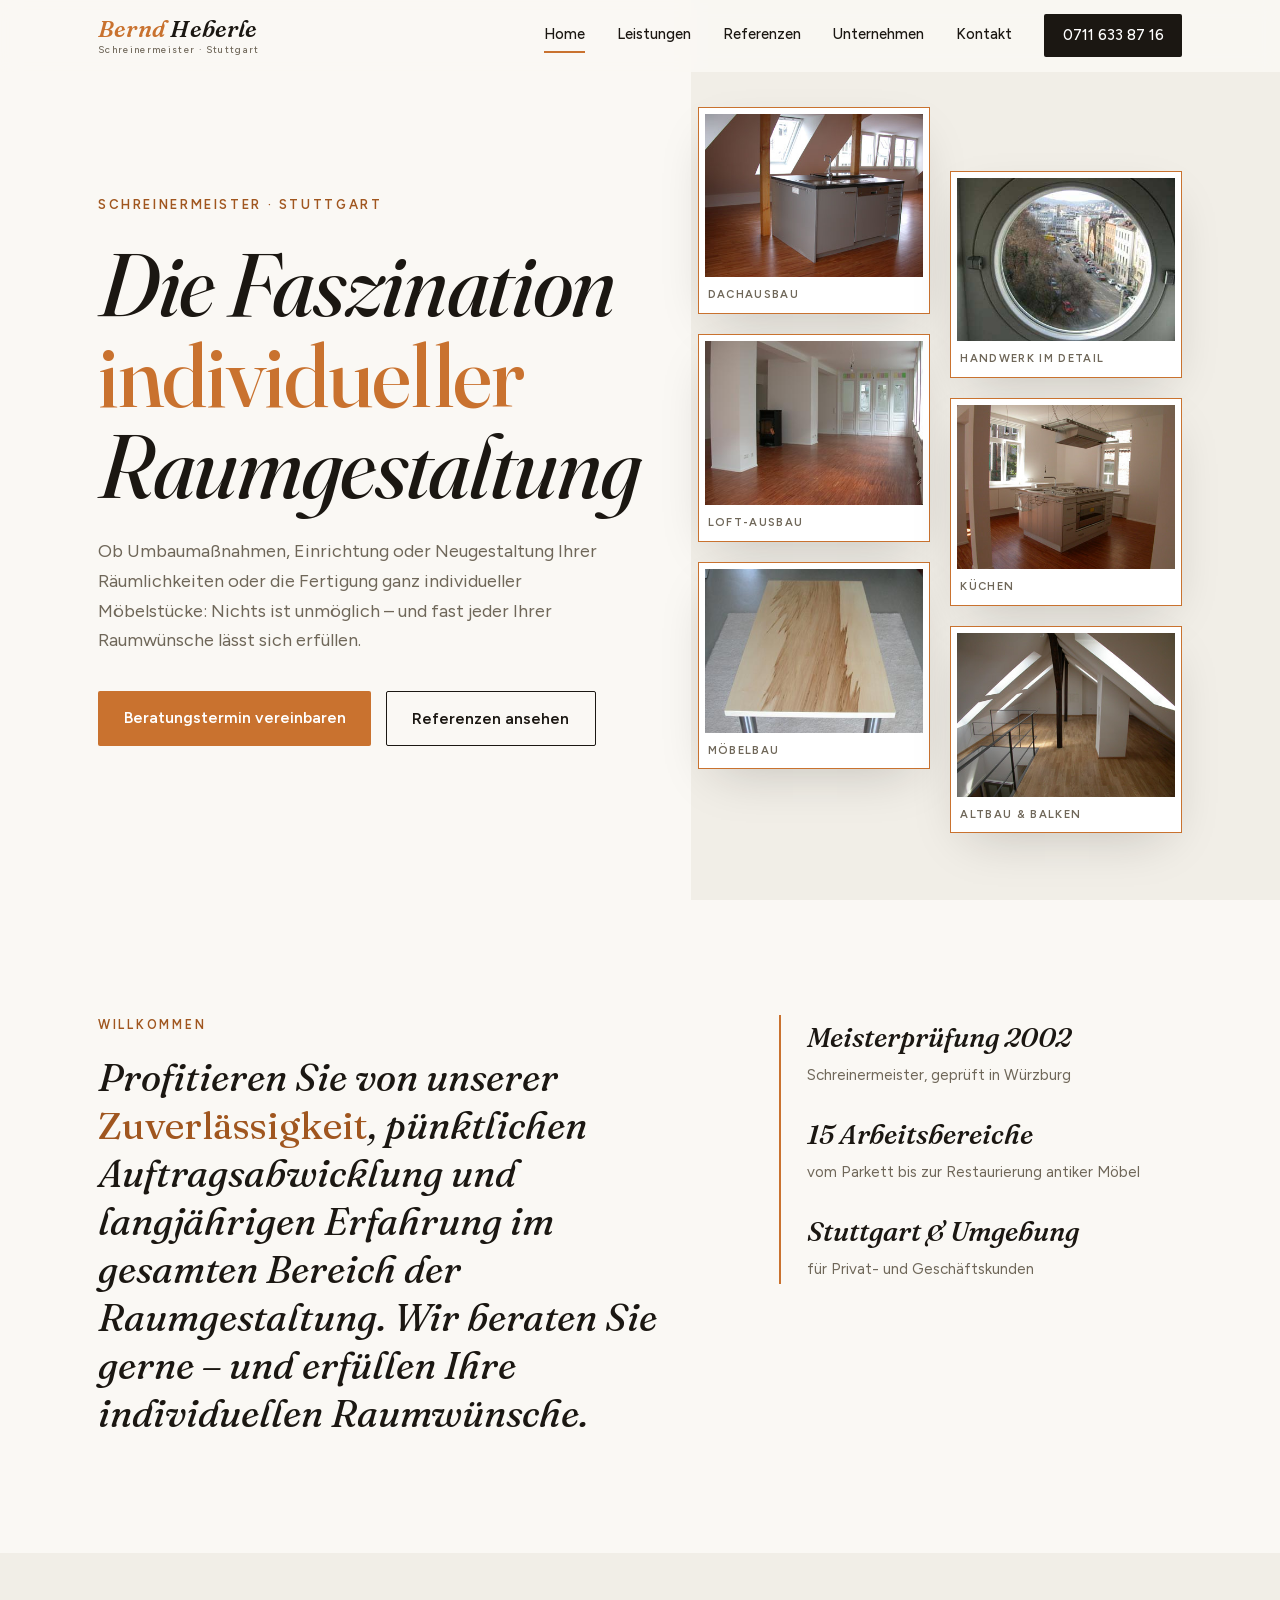
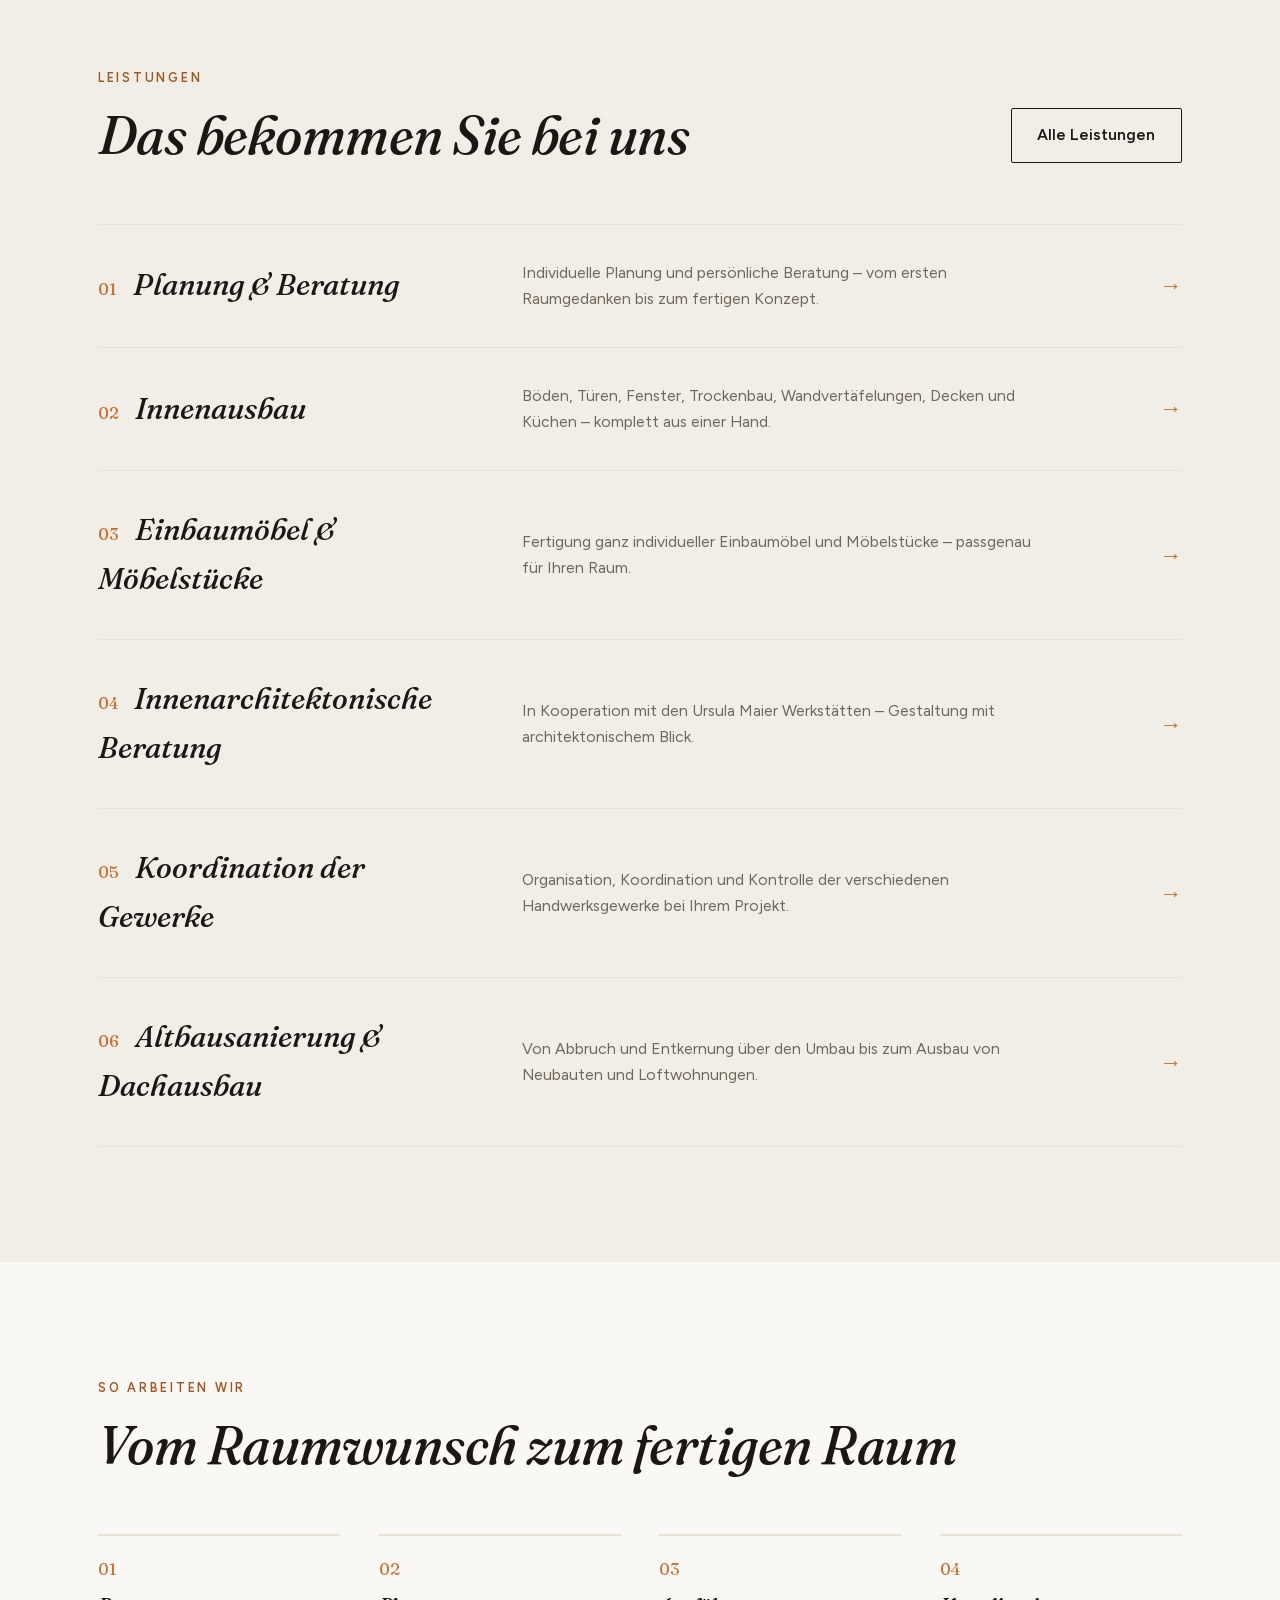
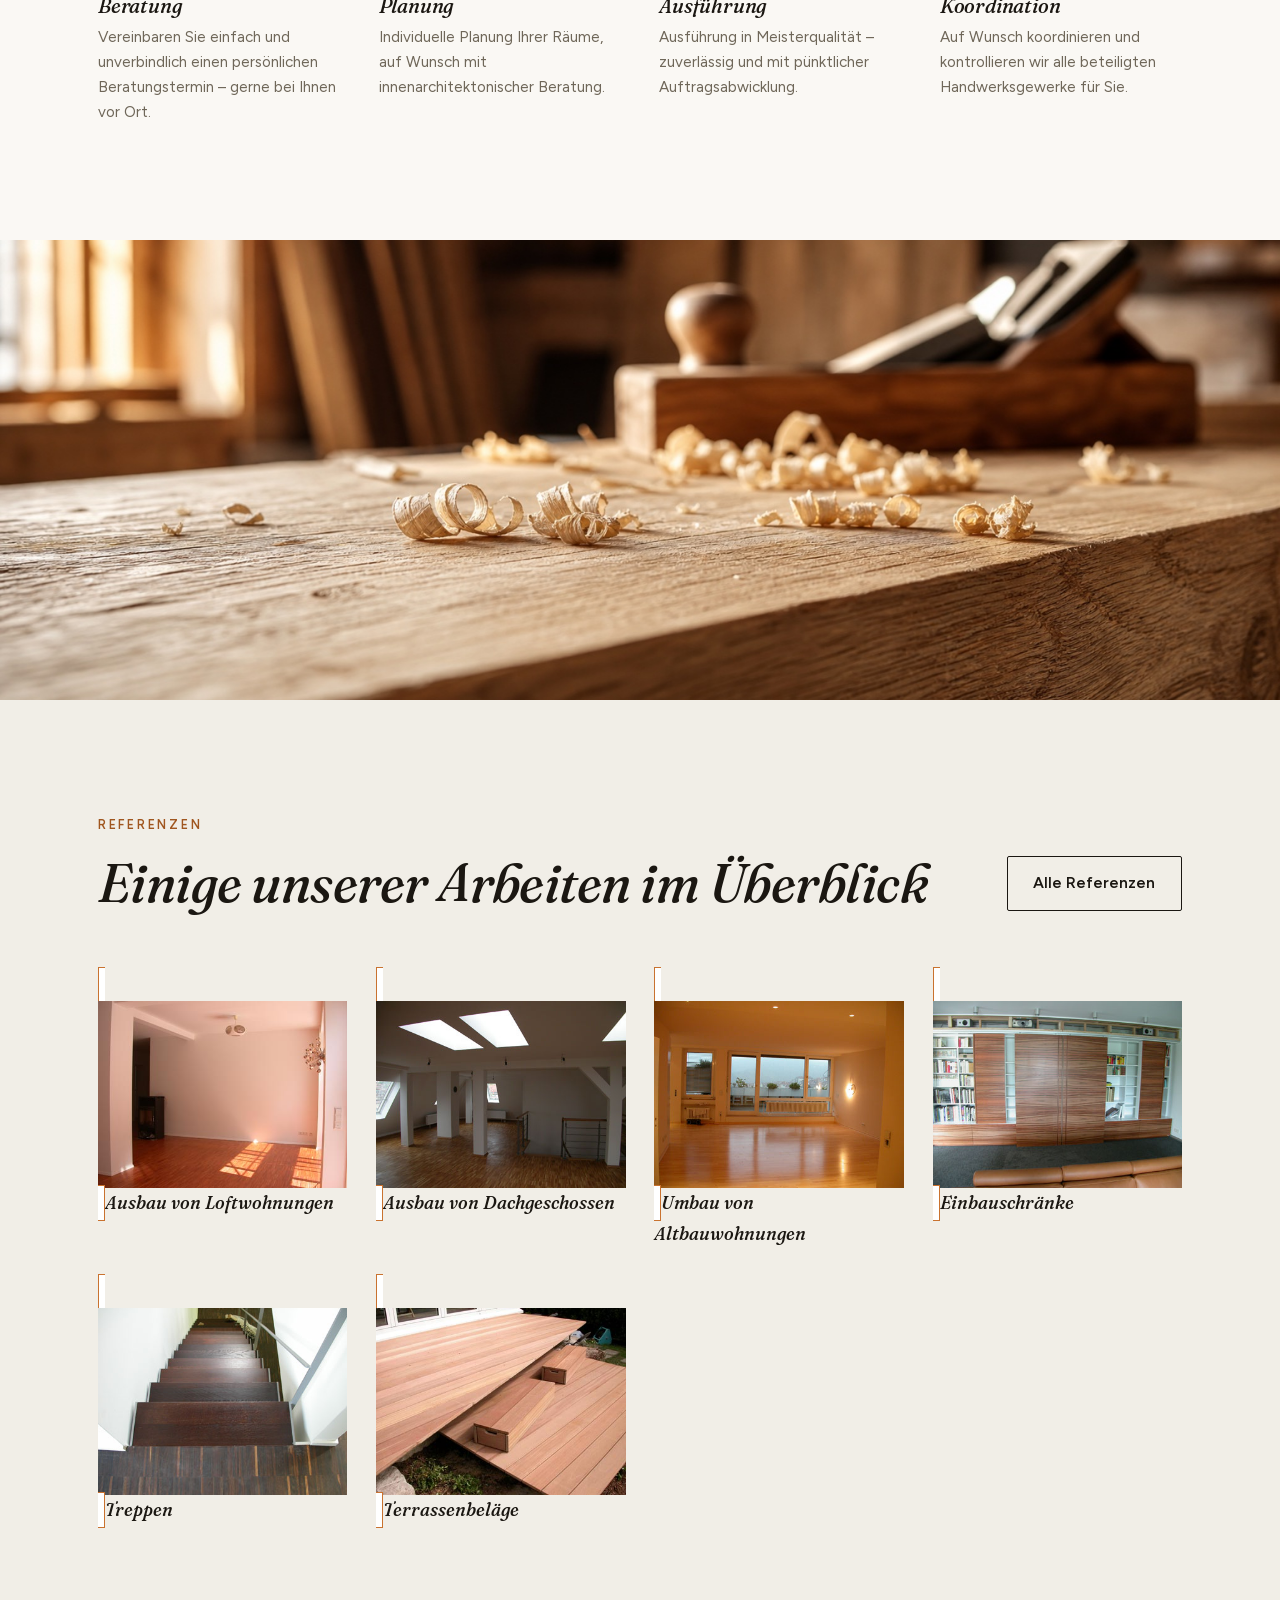
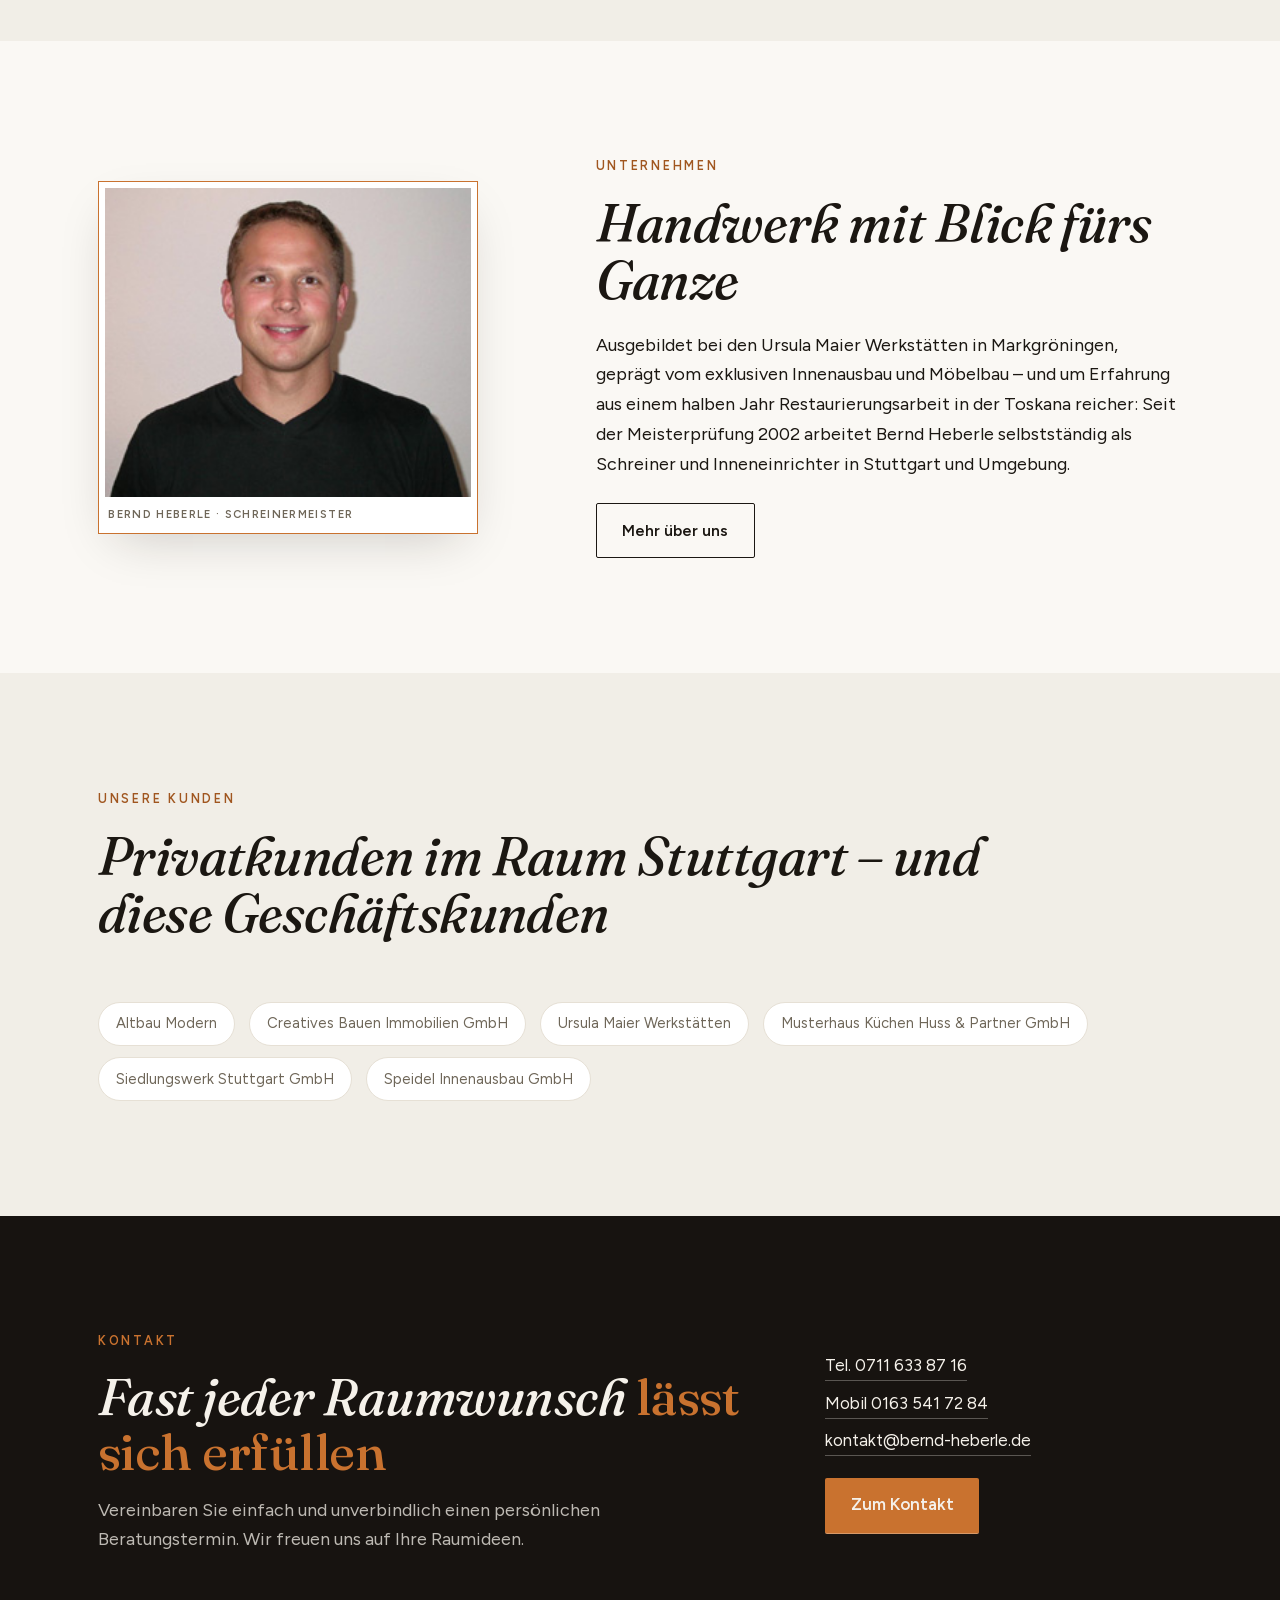
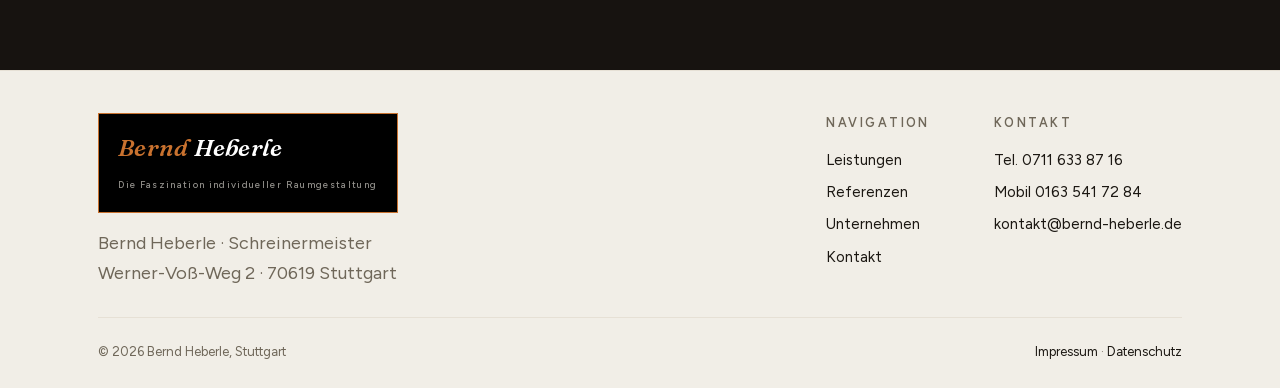
<file: index.html>
<!DOCTYPE html>
<html lang="de">
<head>
<meta charset="UTF-8">
<meta name="viewport" content="width=device-width, initial-scale=1.0">
<meta name="robots" content="noindex, nofollow">
<title>Bernd Heberle – Schreinermeister Stuttgart | Die Faszination individueller Raumgestaltung</title>
<meta name="description" content="Bernd Heberle, Schreinermeister in Stuttgart: individuelle Raumgestaltung, Innenausbau, Einbaumöbel, Altbausanierung und Dachausbau – Beratung, Planung und Ausführung aus einer Hand.">
<link rel="preload" href="fonts/fraunces-var-latin.woff2" as="font" type="font/woff2" crossorigin>
<link rel="preload" href="fonts/figtree-var-latin.woff2" as="font" type="font/woff2" crossorigin>
<link rel="icon" href="favicon.svg" type="image/svg+xml">
<link rel="stylesheet" href="css/style.css?v=3">
<script type="application/ld+json">
{
  "@context": "https://schema.org",
  "@type": "LocalBusiness",
  "name": "Bernd Heberle – Schreinermeister",
  "description": "Individuelle Raumgestaltung, Innenausbau, Einbaumöbel, Altbausanierung und Dachausbau in Stuttgart und Umgebung.",
  "address": {
    "@type": "PostalAddress",
    "streetAddress": "Werner-Voß-Weg 2",
    "postalCode": "70619",
    "addressLocality": "Stuttgart",
    "addressCountry": "DE"
  },
  "telephone": "+4971163387 16",
  "email": "kontakt@bernd-heberle.de",
  "url": "https://www.bernd-heberle.de/",
  "areaServed": "Stuttgart und Umgebung"
}
</script>
</head>
<body>
<a class="skip" href="#main">Zum Inhalt springen</a>

<header class="nav" id="nav">
  <div class="nav__inner">
    <a class="brand" href="index.html" aria-label="Bernd Heberle – Startseite">
      <span class="brand__mark"><em>Bernd</em>&nbsp;Heberle</span>
      <span class="brand__sub">Schreinermeister · Stuttgart</span>
    </a>
    <button class="nav__burger" id="navBurger" aria-label="Menü öffnen" aria-expanded="false">
      <span></span><span></span><span></span>
    </button>
    <nav class="nav__links" aria-label="Hauptnavigation">
      <a href="index.html" aria-current="page">Home</a>
      <a href="leistungen.html">Leistungen</a>
      <a href="referenzen.html">Referenzen</a>
      <a href="unternehmen.html">Unternehmen</a>
      <a href="kontakt.html">Kontakt</a>
      <a class="nav__cta" href="tel:+497116338716">0711 633 87 16</a>
    </nav>
  </div>
</header>

<main id="main">

  <!-- Signature: Foto-Mosaik aus echten Projekten -->
  <section class="hero">
    <div class="wrap hero__inner">
      <div>
        <p class="hero__eyeline">Schreinermeister · Stuttgart</p>
        <h1 class="hero__title">Die Faszination <em>individueller</em> Raumgestaltung</h1>
        <p class="hero__copy">Ob Umbaumaßnahmen, Einrichtung oder Neugestaltung Ihrer Räumlichkeiten
        oder die Fertigung ganz individueller Möbelstücke: Nichts ist unmöglich – und fast jeder
        Ihrer Raumwünsche lässt sich erfüllen.</p>
        <div class="hero__ctas">
          <a class="btn btn--primary" href="kontakt.html">Beratungstermin vereinbaren</a>
          <a class="btn btn--ghost" href="referenzen.html">Referenzen ansehen</a>
        </div>
      </div>
      <div class="mosaic" aria-label="Echte Projekte von Bernd Heberle">
        <div class="mosaic__col mosaic__col--a">
          <figure class="plate">
            <img src="img/referenzen/dachgeschoss/dach003.jpg" width="400" height="300" alt="Ausgebautes Dachgeschoss mit Kücheninsel und Dachfenstern" fetchpriority="high">
            <figcaption>Dachausbau</figcaption>
          </figure>
          <figure class="plate">
            <img src="img/referenzen/loft/loft-n04.jpg" width="400" height="300" alt="Heller Loftraum mit Kaminofen und Parkettboden">
            <figcaption>Loft-Ausbau</figcaption>
          </figure>
          <figure class="plate">
            <img src="img/referenzen/moebel/005.jpg" width="400" height="300" alt="Tischplatte aus Massivholz mit markanter Maserung">
            <figcaption>Möbelbau</figcaption>
          </figure>
        </div>
        <div class="mosaic__col mosaic__col--b">
          <figure class="plate">
            <img src="img/referenzen/dach/pfizer/n08.jpg" width="400" height="300" alt="Rundfenster mit Blick über die Stadt nach dem Dachausbau">
            <figcaption>Handwerk im Detail</figcaption>
          </figure>
          <figure class="plate">
            <img src="img/referenzen/kueche/kueche01.jpg" width="400" height="300" alt="Offene Küche mit freistehender Kochinsel">
            <figcaption>Küchen</figcaption>
          </figure>
          <figure class="plate">
            <img src="img/referenzen/dachgeschoss/dachg15.jpg" width="400" height="300" alt="Dachgeschoss mit sichtbaren Holzbalken und Galerie">
            <figcaption>Altbau &amp; Balken</figcaption>
          </figure>
        </div>
      </div>
    </div>
  </section>

  <!-- Intro / Vertrauen -->
  <section class="section">
    <div class="wrap intro__grid">
      <div class="reveal">
        <span class="kicker">Willkommen</span>
        <p class="intro__claim">Profitieren Sie von unserer <em>Zuverlässigkeit</em>, pünktlichen
        Auftragsabwicklung und langjährigen Erfahrung im gesamten Bereich der Raumgestaltung.
        Wir beraten Sie gerne – und erfüllen Ihre individuellen Raumwünsche.</p>
      </div>
      <div class="intro__facts reveal">
        <div><strong>Meister&shy;prüfung 2002</strong><span>Schreinermeister, geprüft in Würzburg</span></div>
        <div><strong>15 Arbeits&shy;bereiche</strong><span>vom Parkett bis zur Restaurierung antiker Möbel</span></div>
        <div><strong>Stuttgart &amp; Umgebung</strong><span>für Privat- und Geschäftskunden</span></div>
      </div>
    </div>
  </section>

  <!-- Leistungen -->
  <section class="section section--alt">
    <div class="wrap">
      <div class="section-head section-head--split">
        <div>
          <span class="kicker">Leistungen</span>
          <h2 class="section-title">Das bekommen Sie bei uns</h2>
        </div>
        <a class="btn btn--ghost" href="leistungen.html">Alle Leistungen</a>
      </div>
    </div>
    <div class="wrap">
      <div class="leist">
        <a class="leist__row reveal" href="leistungen.html#planung">
          <span class="leist__name"><span class="leist__num">01</span>Planung &amp; Beratung</span>
          <span class="leist__desc">Individuelle Planung und persönliche Beratung – vom ersten Raumgedanken bis zum fertigen Konzept.</span>
          <span class="leist__arrow">→</span>
        </a>
        <a class="leist__row reveal" href="leistungen.html#innenausbau">
          <span class="leist__name"><span class="leist__num">02</span>Innenausbau</span>
          <span class="leist__desc">Böden, Türen, Fenster, Trockenbau, Wandvertäfelungen, Decken und Küchen – komplett aus einer Hand.</span>
          <span class="leist__arrow">→</span>
        </a>
        <a class="leist__row reveal" href="leistungen.html#moebel">
          <span class="leist__name"><span class="leist__num">03</span>Einbaumöbel &amp; Möbelstücke</span>
          <span class="leist__desc">Fertigung ganz individueller Einbaumöbel und Möbelstücke – passgenau für Ihren Raum.</span>
          <span class="leist__arrow">→</span>
        </a>
        <a class="leist__row reveal" href="leistungen.html#innenarchitektur">
          <span class="leist__name"><span class="leist__num">04</span>Innenarchitektonische Beratung</span>
          <span class="leist__desc">In Kooperation mit den Ursula Maier Werkstätten – Gestaltung mit architektonischem Blick.</span>
          <span class="leist__arrow">→</span>
        </a>
        <a class="leist__row reveal" href="leistungen.html#koordination">
          <span class="leist__name"><span class="leist__num">05</span>Koordination der Gewerke</span>
          <span class="leist__desc">Organisation, Koordination und Kontrolle der verschiedenen Handwerksgewerke bei Ihrem Projekt.</span>
          <span class="leist__arrow">→</span>
        </a>
        <a class="leist__row reveal" href="leistungen.html#sanierung">
          <span class="leist__name"><span class="leist__num">06</span>Altbausanierung &amp; Dachausbau</span>
          <span class="leist__desc">Von Abbruch und Entkernung über den Umbau bis zum Ausbau von Neubauten und Loftwohnungen.</span>
          <span class="leist__arrow">→</span>
        </a>
      </div>
    </div>
  </section>

  <!-- Prozess -->
  <section class="section">
    <div class="wrap">
      <div class="section-head">
        <span class="kicker">So arbeiten wir</span>
        <h2 class="section-title">Vom Raumwunsch zum fertigen Raum</h2>
      </div>
      <div class="prozess">
        <div class="prozess__step reveal">
          <h3>Beratung</h3>
          <p>Vereinbaren Sie einfach und unverbindlich einen persönlichen Beratungstermin – gerne bei Ihnen vor Ort.</p>
        </div>
        <div class="prozess__step reveal">
          <h3>Planung</h3>
          <p>Individuelle Planung Ihrer Räume, auf Wunsch mit innenarchitektonischer Beratung.</p>
        </div>
        <div class="prozess__step reveal">
          <h3>Ausführung</h3>
          <p>Ausführung in Meisterqualität – zuverlässig und mit pünktlicher Auftragsabwicklung.</p>
        </div>
        <div class="prozess__step reveal">
          <h3>Koordination</h3>
          <p>Auf Wunsch koordinieren und kontrollieren wir alle beteiligten Handwerksgewerke für Sie.</p>
        </div>
      </div>
    </div>
  </section>

  <!-- Atmosphäre-Slot: erscheint automatisch, sobald img/atmo-holz.jpg existiert -->
  <div class="atmo" data-src="img/atmo-holz.jpg" data-alt="Gehobelte Holzoberfläche in der Schreinerwerkstatt" aria-hidden="true"></div>

  <!-- Referenzen-Teaser -->
  <section class="section section--alt">
    <div class="wrap">
      <div class="section-head section-head--split">
        <div>
          <span class="kicker">Referenzen</span>
          <h2 class="section-title">Einige unserer Arbeiten im Überblick</h2>
        </div>
        <a class="btn btn--ghost" href="referenzen.html">Alle Referenzen</a>
      </div>
      <div class="refgrid">
        <a class="refcard reveal" href="referenzen.html#loft">
          <span class="plate"><img src="img/referenzen/loft/loft-n05.jpg" loading="lazy" width="400" height="300" alt="Ausgebaute Loftwohnung mit hellem Parkett"></span>
          <span class="refcard__name">Ausbau von Loftwohnungen</span>
        </a>
        <a class="refcard reveal" href="referenzen.html#dachgeschoss">
          <span class="plate"><img src="img/referenzen/dachgeschoss/dachg06.jpg" loading="lazy" width="400" height="300" alt="Dachgeschoss mit Oberlichtern und freigelegten Balken"></span>
          <span class="refcard__name">Ausbau von Dachgeschossen</span>
        </a>
        <a class="refcard reveal" href="referenzen.html#altbau">
          <span class="plate"><img src="img/referenzen/altbau/altbau05.jpg" loading="lazy" width="400" height="300" alt="Sanierte Altbauwohnung mit Parkett und großen Fenstern"></span>
          <span class="refcard__name">Umbau von Altbauwohnungen</span>
        </a>
        <a class="refcard reveal" href="referenzen.html#einbau">
          <span class="plate"><img src="img/referenzen/einbau/einbau24.jpg" loading="lazy" width="400" height="300" alt="Raumhohe Einbau-Bibliothek aus Holz mit Sofa"></span>
          <span class="refcard__name">Einbauschränke</span>
        </a>
        <a class="refcard reveal" href="referenzen.html#treppen">
          <span class="plate"><img src="img/referenzen/treppen/treppe03.jpg" loading="lazy" width="400" height="300" alt="Massive Holztreppe in dunklem Holz"></span>
          <span class="refcard__name">Treppen</span>
        </a>
        <a class="refcard reveal" href="referenzen.html#terrasse">
          <span class="plate"><img src="img/referenzen/terrasse/terasse03.jpg" loading="lazy" width="400" height="300" alt="Neu verlegter Terrassenbelag aus Holzdielen"></span>
          <span class="refcard__name">Terrassenbeläge</span>
        </a>
      </div>
    </div>
  </section>

  <!-- Über uns -->
  <section class="section">
    <div class="wrap ueber__grid">
      <div class="ueber__portrait reveal">
        <figure class="plate">
          <img src="img/bernd01.jpg" loading="lazy" width="260" height="220" alt="Bernd Heberle, Schreinermeister aus Stuttgart">
          <figcaption>Bernd Heberle · Schreinermeister</figcaption>
        </figure>
      </div>
      <div class="ueber__text reveal">
        <span class="kicker">Unternehmen</span>
        <h2 class="section-title">Handwerk mit Blick fürs Ganze</h2>
        <p>Ausgebildet bei den Ursula Maier Werkstätten in Markgröningen, geprägt vom exklusiven
        Innenausbau und Möbelbau – und um Erfahrung aus einem halben Jahr Restaurierungsarbeit
        in der Toskana reicher: Seit der Meisterprüfung 2002 arbeitet Bernd Heberle selbstständig
        als Schreiner und Inneneinrichter in Stuttgart und Umgebung.</p>
        <p style="margin-top:1.5rem"><a class="btn btn--ghost" href="unternehmen.html">Mehr über uns</a></p>
      </div>
    </div>
  </section>

  <!-- Geschäftskunden -->
  <section class="section section--alt">
    <div class="wrap">
      <div class="section-head">
        <span class="kicker">Unsere Kunden</span>
        <h2 class="section-title">Privatkunden im Raum Stuttgart – und diese Geschäftskunden</h2>
      </div>
      <ul class="kunden reveal">
        <li>Altbau Modern</li>
        <li>Creatives Bauen Immobilien GmbH</li>
        <li>Ursula Maier Werkstätten</li>
        <li>Musterhaus Küchen Huss &amp; Partner GmbH</li>
        <li>Siedlungswerk Stuttgart GmbH</li>
        <li>Speidel Innenausbau GmbH</li>
      </ul>
    </div>
  </section>

  <!-- CTA -->
  <section class="section cta-band">
    <div class="wrap cta-band__inner">
      <div class="reveal">
        <span class="kicker">Kontakt</span>
        <h2>Fast jeder Raumwunsch <em>lässt sich erfüllen</em></h2>
        <p>Vereinbaren Sie einfach und unverbindlich einen persönlichen Beratungstermin.
        Wir freuen uns auf Ihre Raumideen.</p>
      </div>
      <div class="cta-band__kontakt reveal">
        <a href="tel:+497116338716">Tel. 0711 633 87 16</a>
        <a href="tel:+491635417284">Mobil 0163 541 72 84</a>
        <a href="mailto:kontakt@bernd-heberle.de">kontakt@bernd-heberle.de</a>
        <a class="btn btn--primary" href="kontakt.html" style="margin-top:0.8rem">Zum Kontakt</a>
      </div>
    </div>
  </section>

</main>

<footer class="footer">
  <div class="wrap">
    <div class="footer__grid">
      <div>
        <div class="footer__brandbox">
          <span class="brand__mark"><em>Bernd</em>&nbsp;Heberle</span><br>
          <span class="brand__sub">Die Faszination individueller Raumgestaltung</span>
        </div>
        <p>Bernd Heberle · Schreinermeister<br>Werner-Voß-Weg 2 · 70619 Stuttgart</p>
      </div>
      <div class="footer__col">
        <h4>Navigation</h4>
        <ul>
          <li><a href="leistungen.html">Leistungen</a></li>
          <li><a href="referenzen.html">Referenzen</a></li>
          <li><a href="unternehmen.html">Unternehmen</a></li>
          <li><a href="kontakt.html">Kontakt</a></li>
        </ul>
      </div>
      <div class="footer__col">
        <h4>Kontakt</h4>
        <ul>
          <li><a href="tel:+497116338716">Tel. 0711 633 87 16</a></li>
          <li><a href="tel:+491635417284">Mobil 0163 541 72 84</a></li>
          <li><a href="mailto:kontakt@bernd-heberle.de">kontakt@bernd-heberle.de</a></li>
        </ul>
      </div>
    </div>
    <div class="footer__meta">
      <span>© 2026 Bernd Heberle, Stuttgart</span>
      <span><a href="impressum.html">Impressum</a> · <a href="datenschutz.html">Datenschutz</a></span>
    </div>
  </div>
</footer>

<script src="js/main.js?v=3"></script>
</body>
</html>
</file>
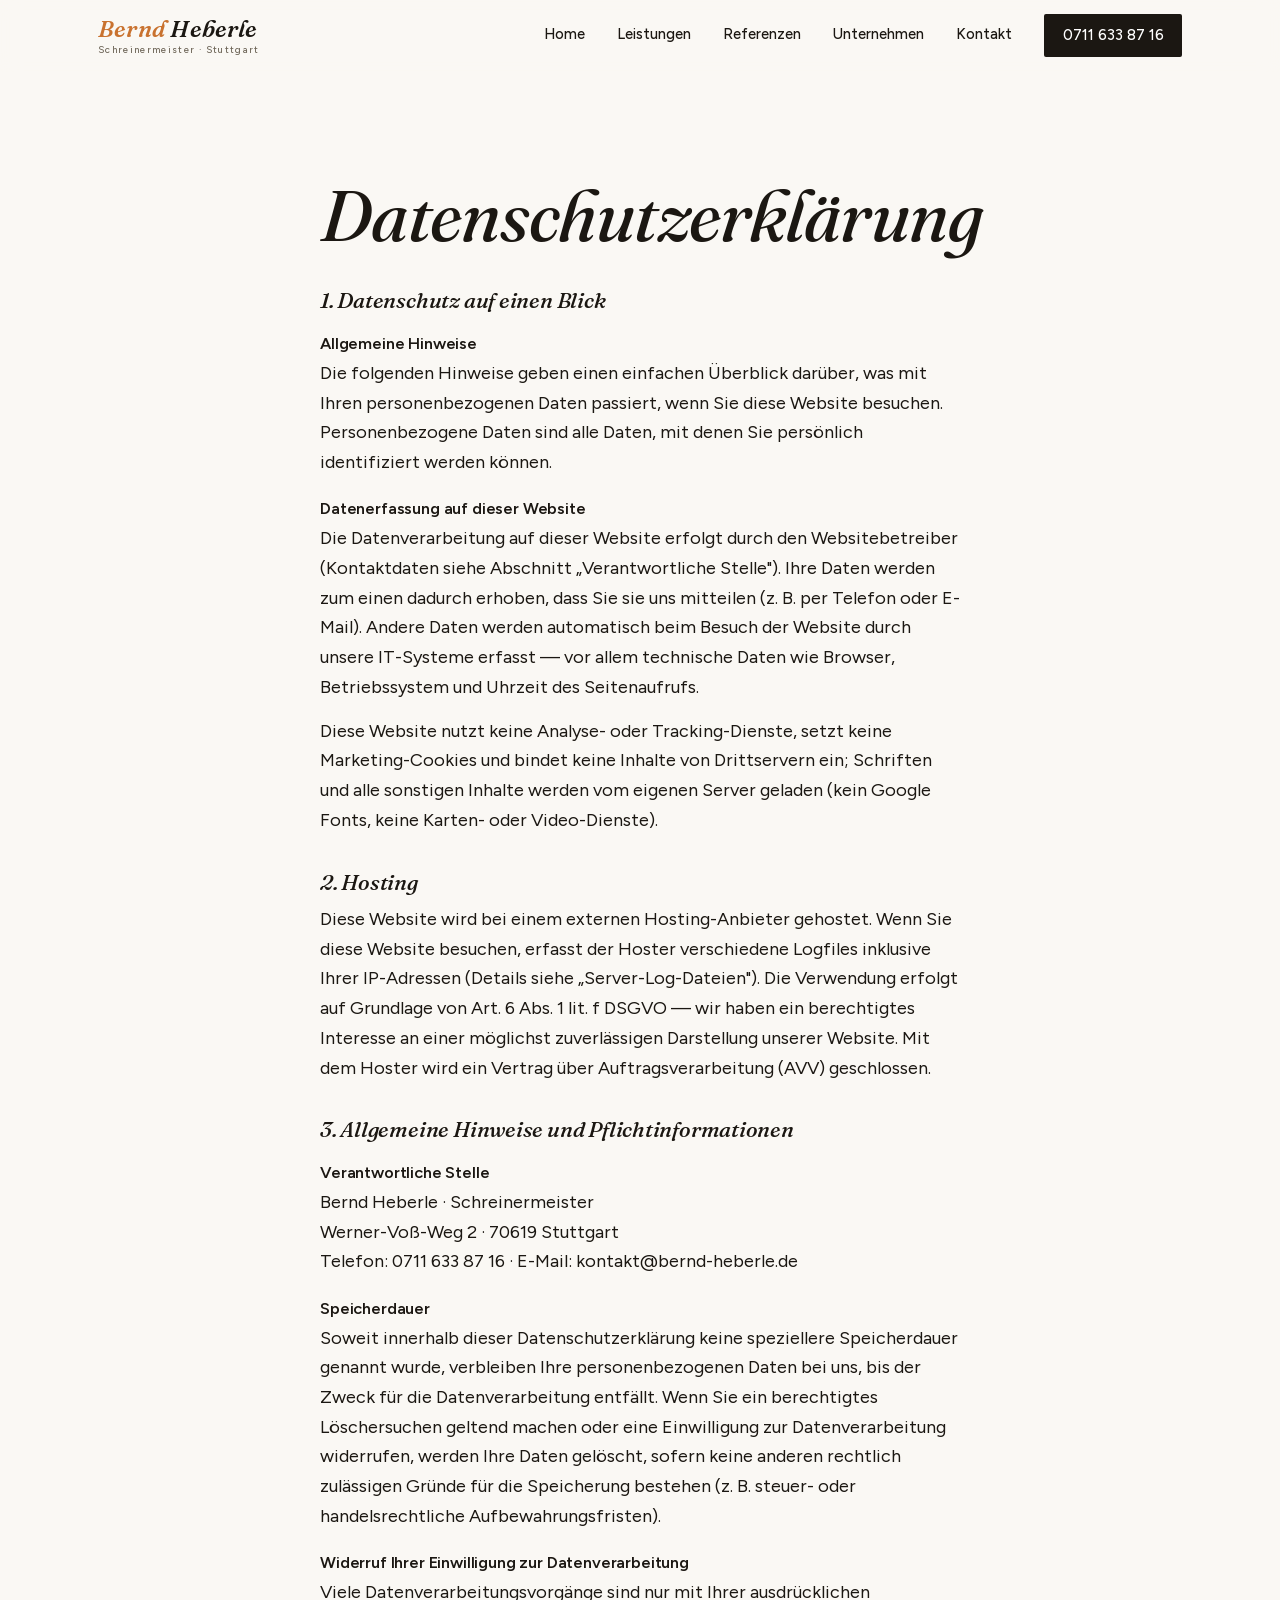
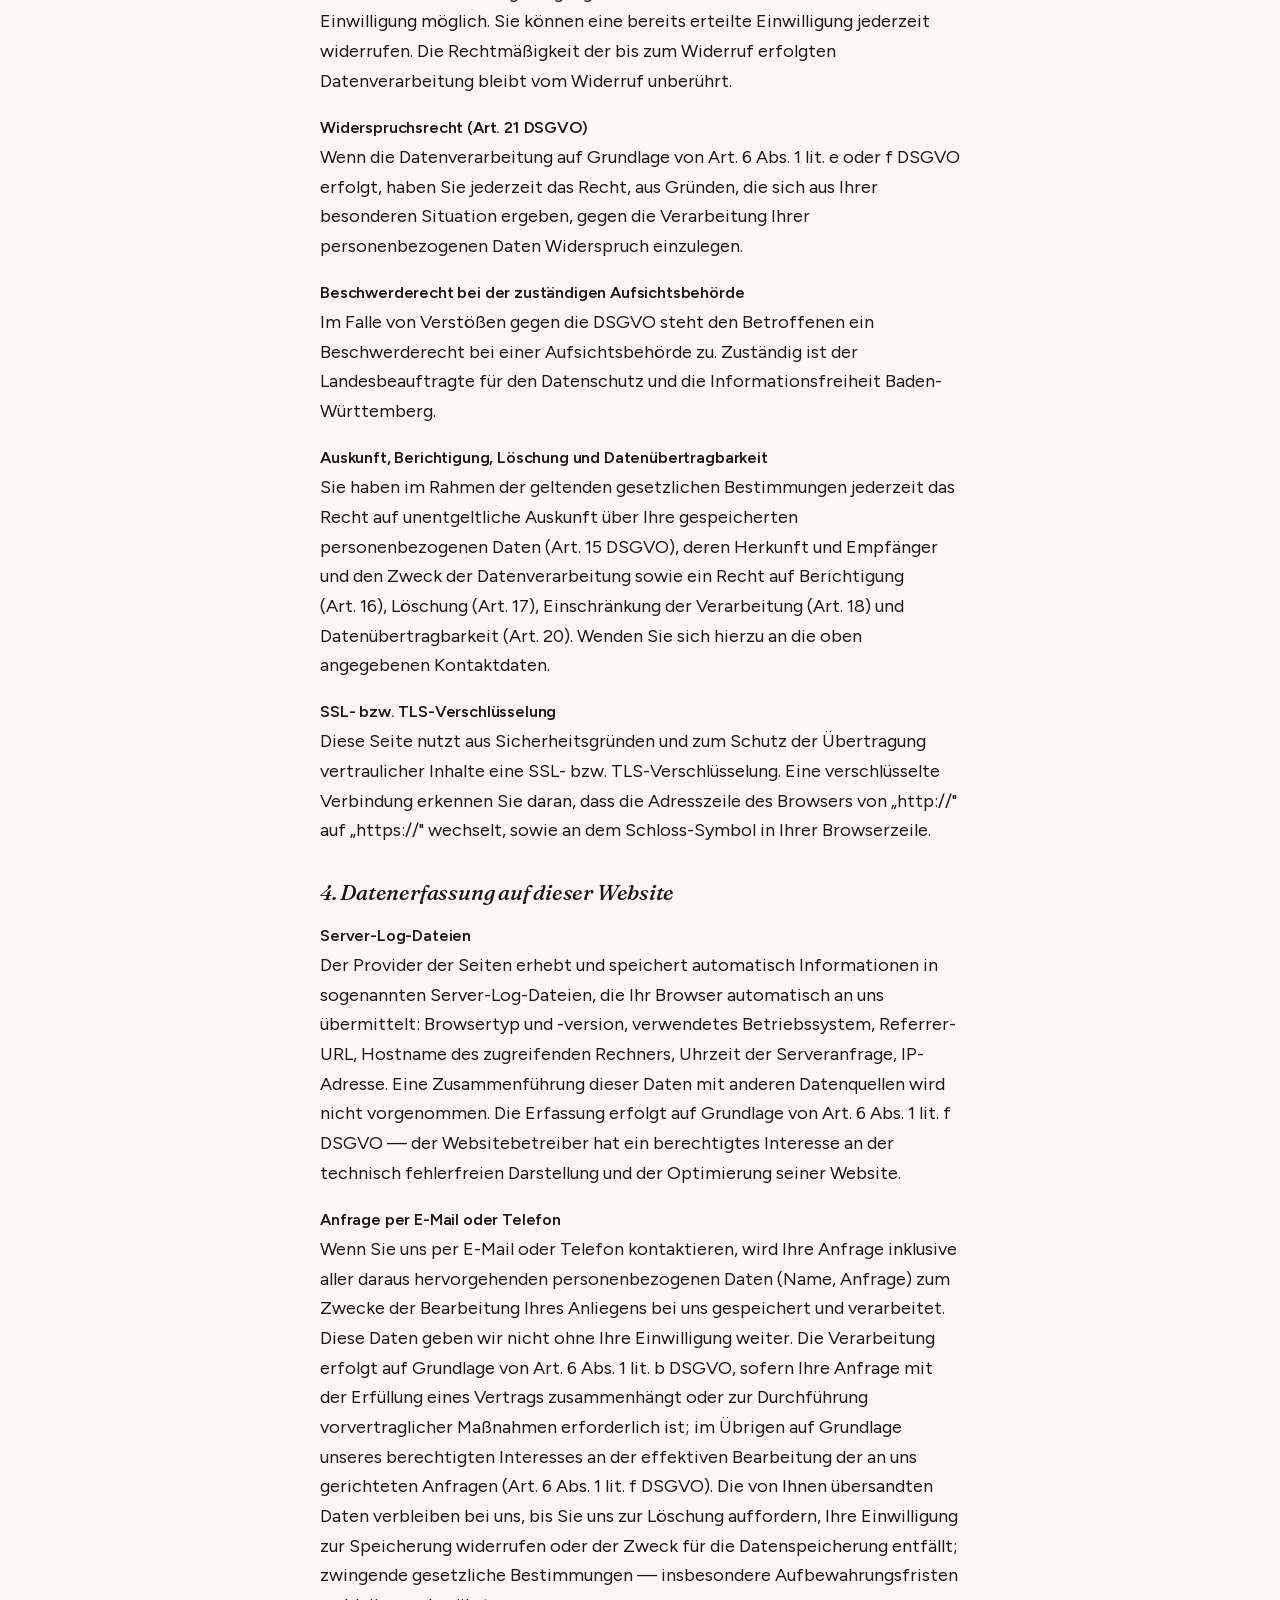
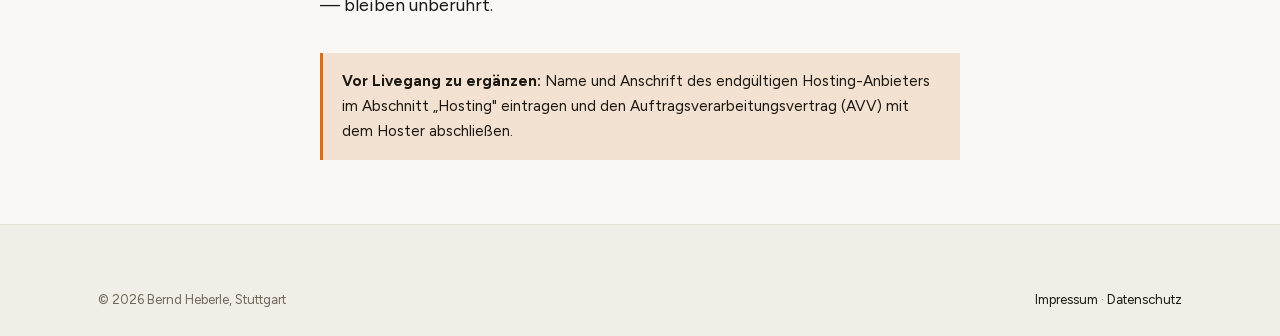
<file: datenschutz.html>
<!DOCTYPE html>
<html lang="de">
<head>
<meta charset="UTF-8">
<meta name="viewport" content="width=device-width, initial-scale=1.0">
<meta name="robots" content="noindex, nofollow">
<title>Datenschutzerklärung – Bernd Heberle, Schreinermeister Stuttgart</title>
<meta name="description" content="Datenschutzerklärung von Bernd Heberle, Schreinermeister, Stuttgart.">
<link rel="preload" href="fonts/fraunces-var-latin.woff2" as="font" type="font/woff2" crossorigin>
<link rel="preload" href="fonts/figtree-var-latin.woff2" as="font" type="font/woff2" crossorigin>
<link rel="icon" href="favicon.svg" type="image/svg+xml">
<link rel="stylesheet" href="css/style.css?v=3">
</head>
<body>
<a class="skip" href="#main">Zum Inhalt springen</a>

<header class="nav" id="nav">
  <div class="nav__inner">
    <a class="brand" href="index.html" aria-label="Bernd Heberle – Startseite">
      <span class="brand__mark"><em>Bernd</em>&nbsp;Heberle</span>
      <span class="brand__sub">Schreinermeister · Stuttgart</span>
    </a>
    <button class="nav__burger" id="navBurger" aria-label="Menü öffnen" aria-expanded="false">
      <span></span><span></span><span></span>
    </button>
    <nav class="nav__links" aria-label="Hauptnavigation">
      <a href="index.html">Home</a>
      <a href="leistungen.html">Leistungen</a>
      <a href="referenzen.html">Referenzen</a>
      <a href="unternehmen.html">Unternehmen</a>
      <a href="kontakt.html">Kontakt</a>
      <a class="nav__cta" href="tel:+497116338716">0711 633 87 16</a>
    </nav>
  </div>
</header>

<main id="main">
  <section class="pagehead">
    <div class="wrap recht">
      <h1>Datenschutzerklärung</h1>

      <h2>1. Datenschutz auf einen Blick</h2>
      <h3>Allgemeine Hinweise</h3>
      <p>Die folgenden Hinweise geben einen einfachen Überblick darüber, was mit Ihren
      personenbezogenen Daten passiert, wenn Sie diese Website besuchen. Personenbezogene
      Daten sind alle Daten, mit denen Sie persönlich identifiziert werden können.</p>
      <h3>Datenerfassung auf dieser Website</h3>
      <p>Die Datenverarbeitung auf dieser Website erfolgt durch den Websitebetreiber
      (Kontaktdaten siehe Abschnitt „Verantwortliche Stelle"). Ihre Daten werden zum einen
      dadurch erhoben, dass Sie sie uns mitteilen (z.&nbsp;B. per Telefon oder E-Mail).
      Andere Daten werden automatisch beim Besuch der Website durch unsere IT-Systeme
      erfasst — vor allem technische Daten wie Browser, Betriebssystem und Uhrzeit des
      Seitenaufrufs.</p>
      <p>Diese Website nutzt keine Analyse- oder Tracking-Dienste, setzt keine
      Marketing-Cookies und bindet keine Inhalte von Drittservern ein; Schriften und alle
      sonstigen Inhalte werden vom eigenen Server geladen (kein Google Fonts, keine
      Karten- oder Video-Dienste).</p>

      <h2>2. Hosting</h2>
      <p>Diese Website wird bei einem externen Hosting-Anbieter gehostet. Wenn Sie diese
      Website besuchen, erfasst der Hoster verschiedene Logfiles inklusive Ihrer
      IP-Adressen (Details siehe „Server-Log-Dateien"). Die Verwendung erfolgt auf
      Grundlage von Art.&nbsp;6 Abs.&nbsp;1 lit.&nbsp;f DSGVO — wir haben ein berechtigtes
      Interesse an einer möglichst zuverlässigen Darstellung unserer Website. Mit dem
      Hoster wird ein Vertrag über Auftragsverarbeitung (AVV) geschlossen.</p>

      <h2>3. Allgemeine Hinweise und Pflichtinformationen</h2>
      <h3>Verantwortliche Stelle</h3>
      <p>Bernd Heberle · Schreinermeister<br>
      Werner-Voß-Weg 2 · 70619 Stuttgart<br>
      Telefon: 0711 633 87 16 · E-Mail: kontakt@bernd-heberle.de</p>
      <h3>Speicherdauer</h3>
      <p>Soweit innerhalb dieser Datenschutzerklärung keine speziellere Speicherdauer
      genannt wurde, verbleiben Ihre personenbezogenen Daten bei uns, bis der Zweck für
      die Datenverarbeitung entfällt. Wenn Sie ein berechtigtes Löschersuchen geltend
      machen oder eine Einwilligung zur Datenverarbeitung widerrufen, werden Ihre Daten
      gelöscht, sofern keine anderen rechtlich zulässigen Gründe für die Speicherung
      bestehen (z.&nbsp;B. steuer- oder handelsrechtliche Aufbewahrungsfristen).</p>
      <h3>Widerruf Ihrer Einwilligung zur Datenverarbeitung</h3>
      <p>Viele Datenverarbeitungsvorgänge sind nur mit Ihrer ausdrücklichen Einwilligung
      möglich. Sie können eine bereits erteilte Einwilligung jederzeit widerrufen. Die
      Rechtmäßigkeit der bis zum Widerruf erfolgten Datenverarbeitung bleibt vom Widerruf
      unberührt.</p>
      <h3>Widerspruchsrecht (Art.&nbsp;21 DSGVO)</h3>
      <p>Wenn die Datenverarbeitung auf Grundlage von Art.&nbsp;6 Abs.&nbsp;1 lit.&nbsp;e
      oder f DSGVO erfolgt, haben Sie jederzeit das Recht, aus Gründen, die sich aus Ihrer
      besonderen Situation ergeben, gegen die Verarbeitung Ihrer personenbezogenen Daten
      Widerspruch einzulegen.</p>
      <h3>Beschwerderecht bei der zuständigen Aufsichtsbehörde</h3>
      <p>Im Falle von Verstößen gegen die DSGVO steht den Betroffenen ein Beschwerderecht
      bei einer Aufsichtsbehörde zu. Zuständig ist der Landesbeauftragte für den
      Datenschutz und die Informationsfreiheit Baden-Württemberg.</p>
      <h3>Auskunft, Berichtigung, Löschung und Datenübertragbarkeit</h3>
      <p>Sie haben im Rahmen der geltenden gesetzlichen Bestimmungen jederzeit das Recht
      auf unentgeltliche Auskunft über Ihre gespeicherten personenbezogenen Daten
      (Art.&nbsp;15 DSGVO), deren Herkunft und Empfänger und den Zweck der
      Datenverarbeitung sowie ein Recht auf Berichtigung (Art.&nbsp;16), Löschung
      (Art.&nbsp;17), Einschränkung der Verarbeitung (Art.&nbsp;18) und
      Datenübertragbarkeit (Art.&nbsp;20). Wenden Sie sich hierzu an die oben angegebenen
      Kontaktdaten.</p>
      <h3>SSL- bzw. TLS-Verschlüsselung</h3>
      <p>Diese Seite nutzt aus Sicherheitsgründen und zum Schutz der Übertragung
      vertraulicher Inhalte eine SSL- bzw. TLS-Verschlüsselung. Eine verschlüsselte
      Verbindung erkennen Sie daran, dass die Adresszeile des Browsers von „http://" auf
      „https://" wechselt, sowie an dem Schloss-Symbol in Ihrer Browserzeile.</p>

      <h2>4. Datenerfassung auf dieser Website</h2>
      <h3>Server-Log-Dateien</h3>
      <p>Der Provider der Seiten erhebt und speichert automatisch Informationen in
      sogenannten Server-Log-Dateien, die Ihr Browser automatisch an uns übermittelt:
      Browsertyp und -version, verwendetes Betriebssystem, Referrer-URL, Hostname des
      zugreifenden Rechners, Uhrzeit der Serveranfrage, IP-Adresse. Eine Zusammenführung
      dieser Daten mit anderen Datenquellen wird nicht vorgenommen. Die Erfassung erfolgt
      auf Grundlage von Art.&nbsp;6 Abs.&nbsp;1 lit.&nbsp;f DSGVO — der Websitebetreiber
      hat ein berechtigtes Interesse an der technisch fehlerfreien Darstellung und der
      Optimierung seiner Website.</p>
      <h3>Anfrage per E-Mail oder Telefon</h3>
      <p>Wenn Sie uns per E-Mail oder Telefon kontaktieren, wird Ihre Anfrage inklusive
      aller daraus hervorgehenden personenbezogenen Daten (Name, Anfrage) zum Zwecke der
      Bearbeitung Ihres Anliegens bei uns gespeichert und verarbeitet. Diese Daten geben
      wir nicht ohne Ihre Einwilligung weiter. Die Verarbeitung erfolgt auf Grundlage von
      Art.&nbsp;6 Abs.&nbsp;1 lit.&nbsp;b DSGVO, sofern Ihre Anfrage mit der Erfüllung
      eines Vertrags zusammenhängt oder zur Durchführung vorvertraglicher Maßnahmen
      erforderlich ist; im Übrigen auf Grundlage unseres berechtigten Interesses an der
      effektiven Bearbeitung der an uns gerichteten Anfragen (Art.&nbsp;6 Abs.&nbsp;1
      lit.&nbsp;f DSGVO). Die von Ihnen übersandten Daten verbleiben bei uns, bis Sie uns
      zur Löschung auffordern, Ihre Einwilligung zur Speicherung widerrufen oder der Zweck
      für die Datenspeicherung entfällt; zwingende gesetzliche Bestimmungen — insbesondere
      Aufbewahrungsfristen — bleiben unberührt.</p>

      <div class="hinweis">
        <strong>Vor Livegang zu ergänzen:</strong> Name und Anschrift des endgültigen
        Hosting-Anbieters im Abschnitt „Hosting" eintragen und den
        Auftragsverarbeitungsvertrag (AVV) mit dem Hoster abschließen.
      </div>
    </div>
  </section>
</main>

<footer class="footer">
  <div class="wrap">
    <div class="footer__meta">
      <span>© 2026 Bernd Heberle, Stuttgart</span>
      <span><a href="impressum.html">Impressum</a> · <a href="datenschutz.html">Datenschutz</a></span>
    </div>
  </div>
</footer>

<script src="js/main.js?v=3"></script>
</body>
</html>
</file>
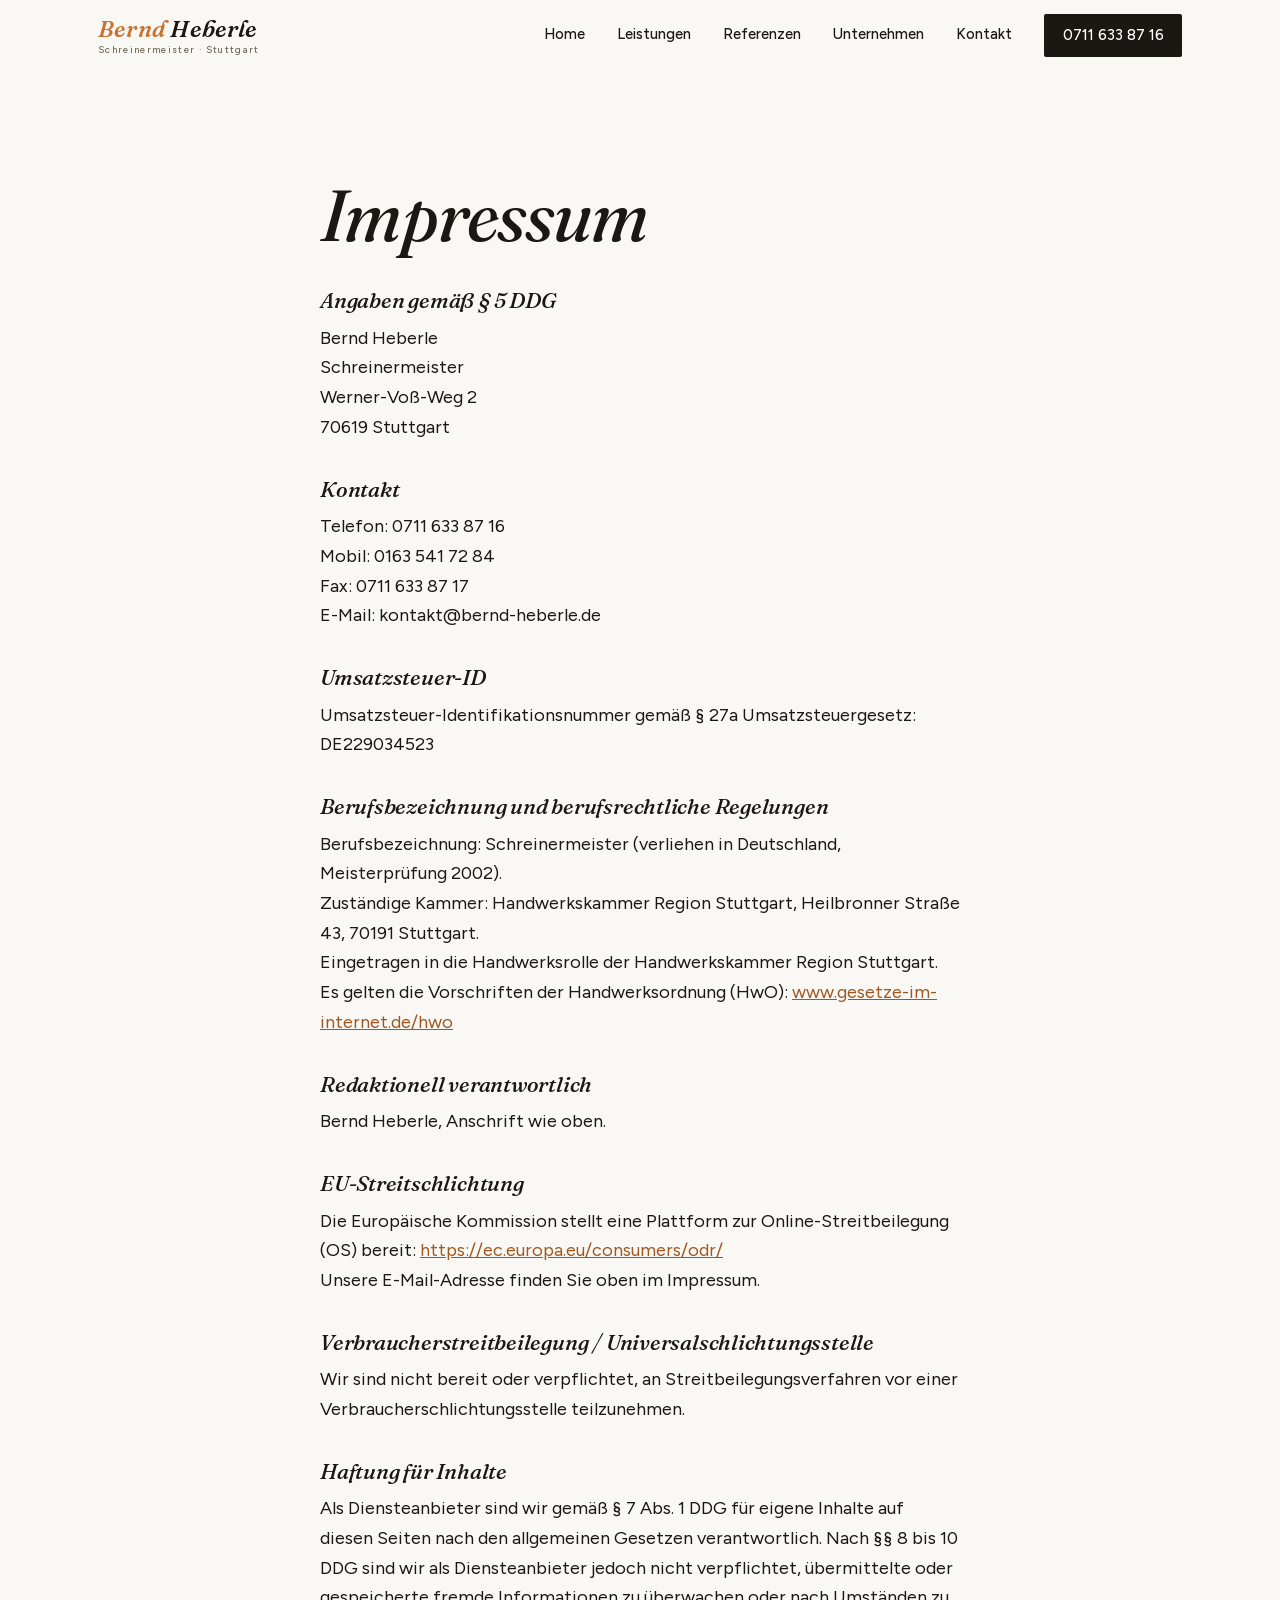
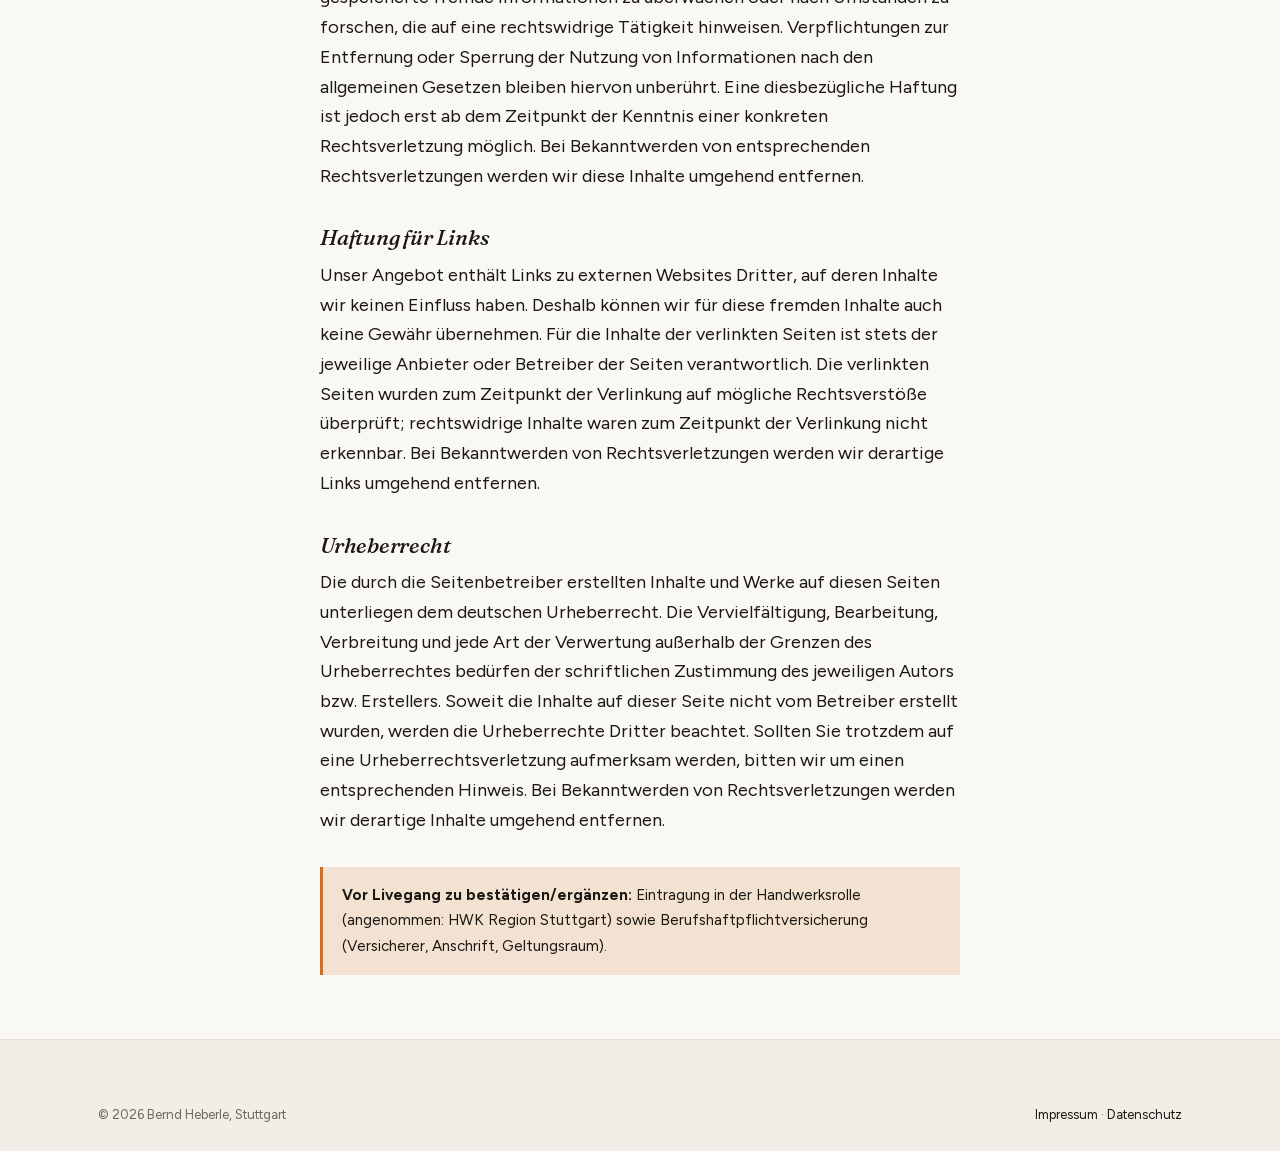
<file: impressum.html>
<!DOCTYPE html>
<html lang="de">
<head>
<meta charset="UTF-8">
<meta name="viewport" content="width=device-width, initial-scale=1.0">
<meta name="robots" content="noindex, nofollow">
<title>Impressum – Bernd Heberle, Schreinermeister Stuttgart</title>
<meta name="description" content="Impressum von Bernd Heberle, Schreinermeister, Werner-Voß-Weg 2, 70619 Stuttgart.">
<link rel="preload" href="fonts/fraunces-var-latin.woff2" as="font" type="font/woff2" crossorigin>
<link rel="preload" href="fonts/figtree-var-latin.woff2" as="font" type="font/woff2" crossorigin>
<link rel="icon" href="favicon.svg" type="image/svg+xml">
<link rel="stylesheet" href="css/style.css?v=3">
</head>
<body>
<a class="skip" href="#main">Zum Inhalt springen</a>

<header class="nav" id="nav">
  <div class="nav__inner">
    <a class="brand" href="index.html" aria-label="Bernd Heberle – Startseite">
      <span class="brand__mark"><em>Bernd</em>&nbsp;Heberle</span>
      <span class="brand__sub">Schreinermeister · Stuttgart</span>
    </a>
    <button class="nav__burger" id="navBurger" aria-label="Menü öffnen" aria-expanded="false">
      <span></span><span></span><span></span>
    </button>
    <nav class="nav__links" aria-label="Hauptnavigation">
      <a href="index.html">Home</a>
      <a href="leistungen.html">Leistungen</a>
      <a href="referenzen.html">Referenzen</a>
      <a href="unternehmen.html">Unternehmen</a>
      <a href="kontakt.html">Kontakt</a>
      <a class="nav__cta" href="tel:+497116338716">0711 633 87 16</a>
    </nav>
  </div>
</header>

<main id="main">
  <section class="pagehead">
    <div class="wrap recht">
      <h1>Impressum</h1>

      <h2>Angaben gemäß § 5 DDG</h2>
      <p>Bernd Heberle<br>
      Schreinermeister<br>
      Werner-Voß-Weg 2<br>
      70619 Stuttgart</p>

      <h2>Kontakt</h2>
      <p>Telefon: 0711 633 87 16<br>
      Mobil: 0163 541 72 84<br>
      Fax: 0711 633 87 17<br>
      E-Mail: kontakt@bernd-heberle.de</p>

      <h2>Umsatzsteuer-ID</h2>
      <p>Umsatzsteuer-Identifikationsnummer gemäß § 27a Umsatzsteuergesetz:<br>DE229034523</p>

      <h2>Berufsbezeichnung und berufsrechtliche Regelungen</h2>
      <p>Berufsbezeichnung: Schreinermeister (verliehen in Deutschland, Meisterprüfung 2002).<br>
      Zuständige Kammer: Handwerkskammer Region Stuttgart, Heilbronner Straße 43, 70191 Stuttgart.<br>
      Eingetragen in die Handwerksrolle der Handwerkskammer Region Stuttgart.<br>
      Es gelten die Vorschriften der Handwerksordnung (HwO):
      <a href="https://www.gesetze-im-internet.de/hwo/" rel="noopener">www.gesetze-im-internet.de/hwo</a></p>

      <h2>Redaktionell verantwortlich</h2>
      <p>Bernd Heberle, Anschrift wie oben.</p>

      <h2>EU-Streitschlichtung</h2>
      <p>Die Europäische Kommission stellt eine Plattform zur Online-Streitbeilegung (OS)
      bereit: <a href="https://ec.europa.eu/consumers/odr/" rel="noopener">https://ec.europa.eu/consumers/odr/</a><br>
      Unsere E-Mail-Adresse finden Sie oben im Impressum.</p>

      <h2>Verbraucherstreitbeilegung / Universalschlichtungsstelle</h2>
      <p>Wir sind nicht bereit oder verpflichtet, an Streitbeilegungsverfahren vor einer
      Verbraucherschlichtungsstelle teilzunehmen.</p>

      <h2>Haftung für Inhalte</h2>
      <p>Als Diensteanbieter sind wir gemäß § 7 Abs. 1 DDG für eigene Inhalte auf diesen
      Seiten nach den allgemeinen Gesetzen verantwortlich. Nach §§ 8 bis 10 DDG sind wir
      als Diensteanbieter jedoch nicht verpflichtet, übermittelte oder gespeicherte fremde
      Informationen zu überwachen oder nach Umständen zu forschen, die auf eine
      rechtswidrige Tätigkeit hinweisen. Verpflichtungen zur Entfernung oder Sperrung der
      Nutzung von Informationen nach den allgemeinen Gesetzen bleiben hiervon unberührt.
      Eine diesbezügliche Haftung ist jedoch erst ab dem Zeitpunkt der Kenntnis einer
      konkreten Rechtsverletzung möglich. Bei Bekanntwerden von entsprechenden
      Rechtsverletzungen werden wir diese Inhalte umgehend entfernen.</p>

      <h2>Haftung für Links</h2>
      <p>Unser Angebot enthält Links zu externen Websites Dritter, auf deren Inhalte wir
      keinen Einfluss haben. Deshalb können wir für diese fremden Inhalte auch keine
      Gewähr übernehmen. Für die Inhalte der verlinkten Seiten ist stets der jeweilige
      Anbieter oder Betreiber der Seiten verantwortlich. Die verlinkten Seiten wurden zum
      Zeitpunkt der Verlinkung auf mögliche Rechtsverstöße überprüft; rechtswidrige
      Inhalte waren zum Zeitpunkt der Verlinkung nicht erkennbar. Bei Bekanntwerden von
      Rechtsverletzungen werden wir derartige Links umgehend entfernen.</p>

      <h2>Urheberrecht</h2>
      <p>Die durch die Seitenbetreiber erstellten Inhalte und Werke auf diesen Seiten
      unterliegen dem deutschen Urheberrecht. Die Vervielfältigung, Bearbeitung,
      Verbreitung und jede Art der Verwertung außerhalb der Grenzen des Urheberrechtes
      bedürfen der schriftlichen Zustimmung des jeweiligen Autors bzw. Erstellers. Soweit
      die Inhalte auf dieser Seite nicht vom Betreiber erstellt wurden, werden die
      Urheberrechte Dritter beachtet. Sollten Sie trotzdem auf eine
      Urheberrechtsverletzung aufmerksam werden, bitten wir um einen entsprechenden
      Hinweis. Bei Bekanntwerden von Rechtsverletzungen werden wir derartige Inhalte
      umgehend entfernen.</p>

      <div class="hinweis">
        <strong>Vor Livegang zu bestätigen/ergänzen:</strong> Eintragung in der
        Handwerksrolle (angenommen: HWK Region Stuttgart) sowie
        Berufshaftpflichtversicherung (Versicherer, Anschrift, Geltungsraum).
      </div>
    </div>
  </section>
</main>

<footer class="footer">
  <div class="wrap">
    <div class="footer__meta">
      <span>© 2026 Bernd Heberle, Stuttgart</span>
      <span><a href="impressum.html">Impressum</a> · <a href="datenschutz.html">Datenschutz</a></span>
    </div>
  </div>
</footer>

<script src="js/main.js?v=3"></script>
</body>
</html>
</file>
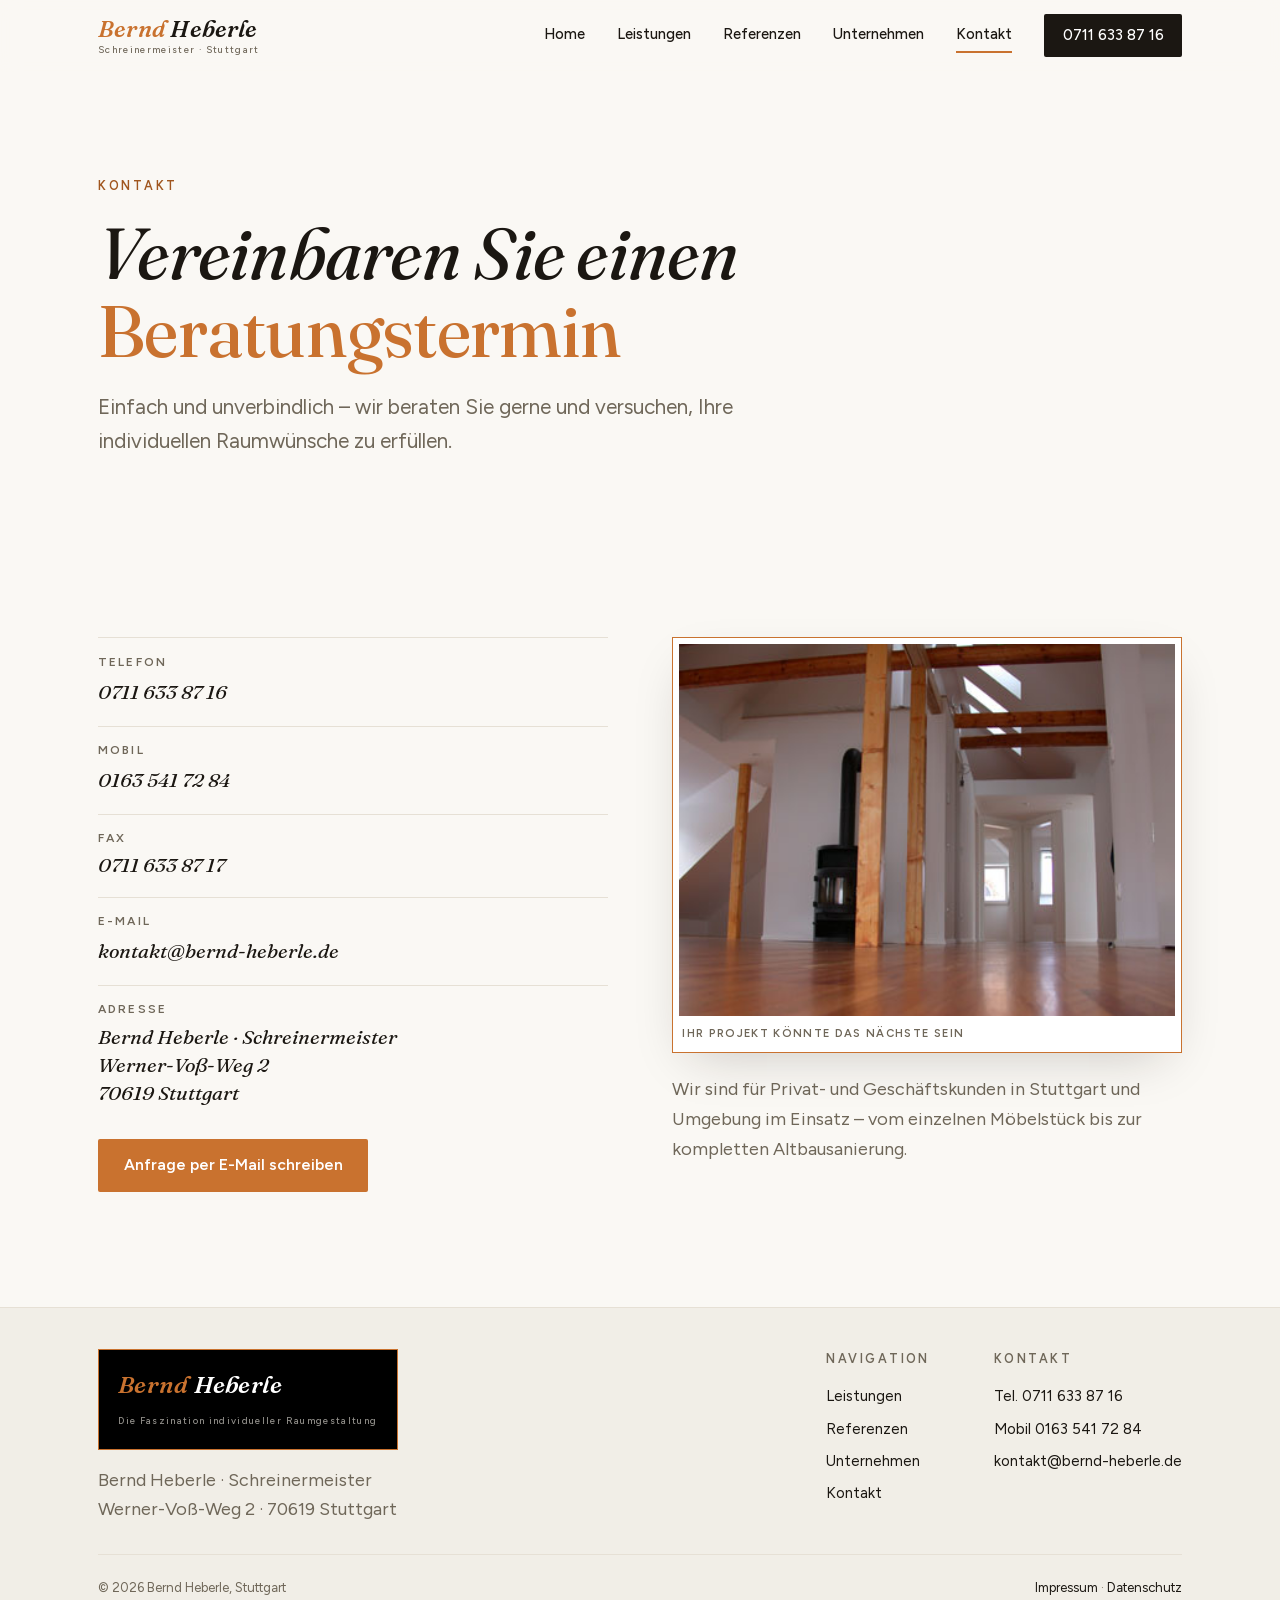
<file: kontakt.html>
<!DOCTYPE html>
<html lang="de">
<head>
<meta charset="UTF-8">
<meta name="viewport" content="width=device-width, initial-scale=1.0">
<meta name="robots" content="noindex, nofollow">
<title>Kontakt – Bernd Heberle, Schreinermeister Stuttgart</title>
<meta name="description" content="Kontakt zu Schreinermeister Bernd Heberle in Stuttgart: Telefon 0711 633 87 16, kontakt@bernd-heberle.de, Werner-Voß-Weg 2, 70619 Stuttgart.">
<link rel="preload" href="fonts/fraunces-var-latin.woff2" as="font" type="font/woff2" crossorigin>
<link rel="preload" href="fonts/figtree-var-latin.woff2" as="font" type="font/woff2" crossorigin>
<link rel="icon" href="favicon.svg" type="image/svg+xml">
<link rel="stylesheet" href="css/style.css?v=3">
</head>
<body>
<a class="skip" href="#main">Zum Inhalt springen</a>

<header class="nav" id="nav">
  <div class="nav__inner">
    <a class="brand" href="index.html" aria-label="Bernd Heberle – Startseite">
      <span class="brand__mark"><em>Bernd</em>&nbsp;Heberle</span>
      <span class="brand__sub">Schreinermeister · Stuttgart</span>
    </a>
    <button class="nav__burger" id="navBurger" aria-label="Menü öffnen" aria-expanded="false">
      <span></span><span></span><span></span>
    </button>
    <nav class="nav__links" aria-label="Hauptnavigation">
      <a href="index.html">Home</a>
      <a href="leistungen.html">Leistungen</a>
      <a href="referenzen.html">Referenzen</a>
      <a href="unternehmen.html">Unternehmen</a>
      <a href="kontakt.html" aria-current="page">Kontakt</a>
      <a class="nav__cta" href="tel:+497116338716">0711 633 87 16</a>
    </nav>
  </div>
</header>

<main id="main">

  <section class="pagehead">
    <div class="wrap">
      <span class="kicker">Kontakt</span>
      <h1>Vereinbaren Sie einen <em>Beratungstermin</em></h1>
      <p class="lede">Einfach und unverbindlich – wir beraten Sie gerne und versuchen,
      Ihre individuellen Raumwünsche zu erfüllen.</p>
    </div>
  </section>

  <section class="section">
    <div class="wrap kontakt__grid">
      <div>
        <ul class="kontakt__liste">
          <li>
            <span class="kontakt__label">Telefon</span>
            <a href="tel:+497116338716">0711 633 87 16</a>
          </li>
          <li>
            <span class="kontakt__label">Mobil</span>
            <a href="tel:+491635417284">0163 541 72 84</a>
          </li>
          <li>
            <span class="kontakt__label">Fax</span>
            <span class="kontakt__adresse">0711 633 87 17</span>
          </li>
          <li>
            <span class="kontakt__label">E-Mail</span>
            <a href="mailto:kontakt@bernd-heberle.de">kontakt@bernd-heberle.de</a>
          </li>
          <li>
            <span class="kontakt__label">Adresse</span>
            <address class="kontakt__adresse">Bernd Heberle · Schreinermeister<br>
            Werner-Voß-Weg 2<br>70619 Stuttgart</address>
          </li>
        </ul>
        <p style="margin-top:2rem">
          <a class="btn btn--primary" href="mailto:kontakt@bernd-heberle.de?subject=Anfrage%20Beratungstermin">Anfrage per E-Mail schreiben</a>
        </p>
      </div>
      <div class="reveal">
        <figure class="plate">
          <img src="img/referenzen/dachgeschoss/dach004.jpg" loading="lazy" width="400" height="300" alt="Ausgebautes Dachgeschoss mit Holzbalken und Kochinsel">
          <figcaption>Ihr Projekt könnte das nächste sein</figcaption>
        </figure>
        <p style="margin-top:1.4rem;color:var(--muted)">Wir sind für Privat- und Geschäftskunden
        in Stuttgart und Umgebung im Einsatz – vom einzelnen Möbelstück bis zur kompletten
        Altbausanierung.</p>
      </div>
    </div>
  </section>

</main>

<footer class="footer">
  <div class="wrap">
    <div class="footer__grid">
      <div>
        <div class="footer__brandbox">
          <span class="brand__mark"><em>Bernd</em>&nbsp;Heberle</span><br>
          <span class="brand__sub">Die Faszination individueller Raumgestaltung</span>
        </div>
        <p>Bernd Heberle · Schreinermeister<br>Werner-Voß-Weg 2 · 70619 Stuttgart</p>
      </div>
      <div class="footer__col">
        <h4>Navigation</h4>
        <ul>
          <li><a href="leistungen.html">Leistungen</a></li>
          <li><a href="referenzen.html">Referenzen</a></li>
          <li><a href="unternehmen.html">Unternehmen</a></li>
          <li><a href="kontakt.html">Kontakt</a></li>
        </ul>
      </div>
      <div class="footer__col">
        <h4>Kontakt</h4>
        <ul>
          <li><a href="tel:+497116338716">Tel. 0711 633 87 16</a></li>
          <li><a href="tel:+491635417284">Mobil 0163 541 72 84</a></li>
          <li><a href="mailto:kontakt@bernd-heberle.de">kontakt@bernd-heberle.de</a></li>
        </ul>
      </div>
    </div>
    <div class="footer__meta">
      <span>© 2026 Bernd Heberle, Stuttgart</span>
      <span><a href="impressum.html">Impressum</a> · <a href="datenschutz.html">Datenschutz</a></span>
    </div>
  </div>
</footer>

<script src="js/main.js?v=3"></script>
</body>
</html>
</file>
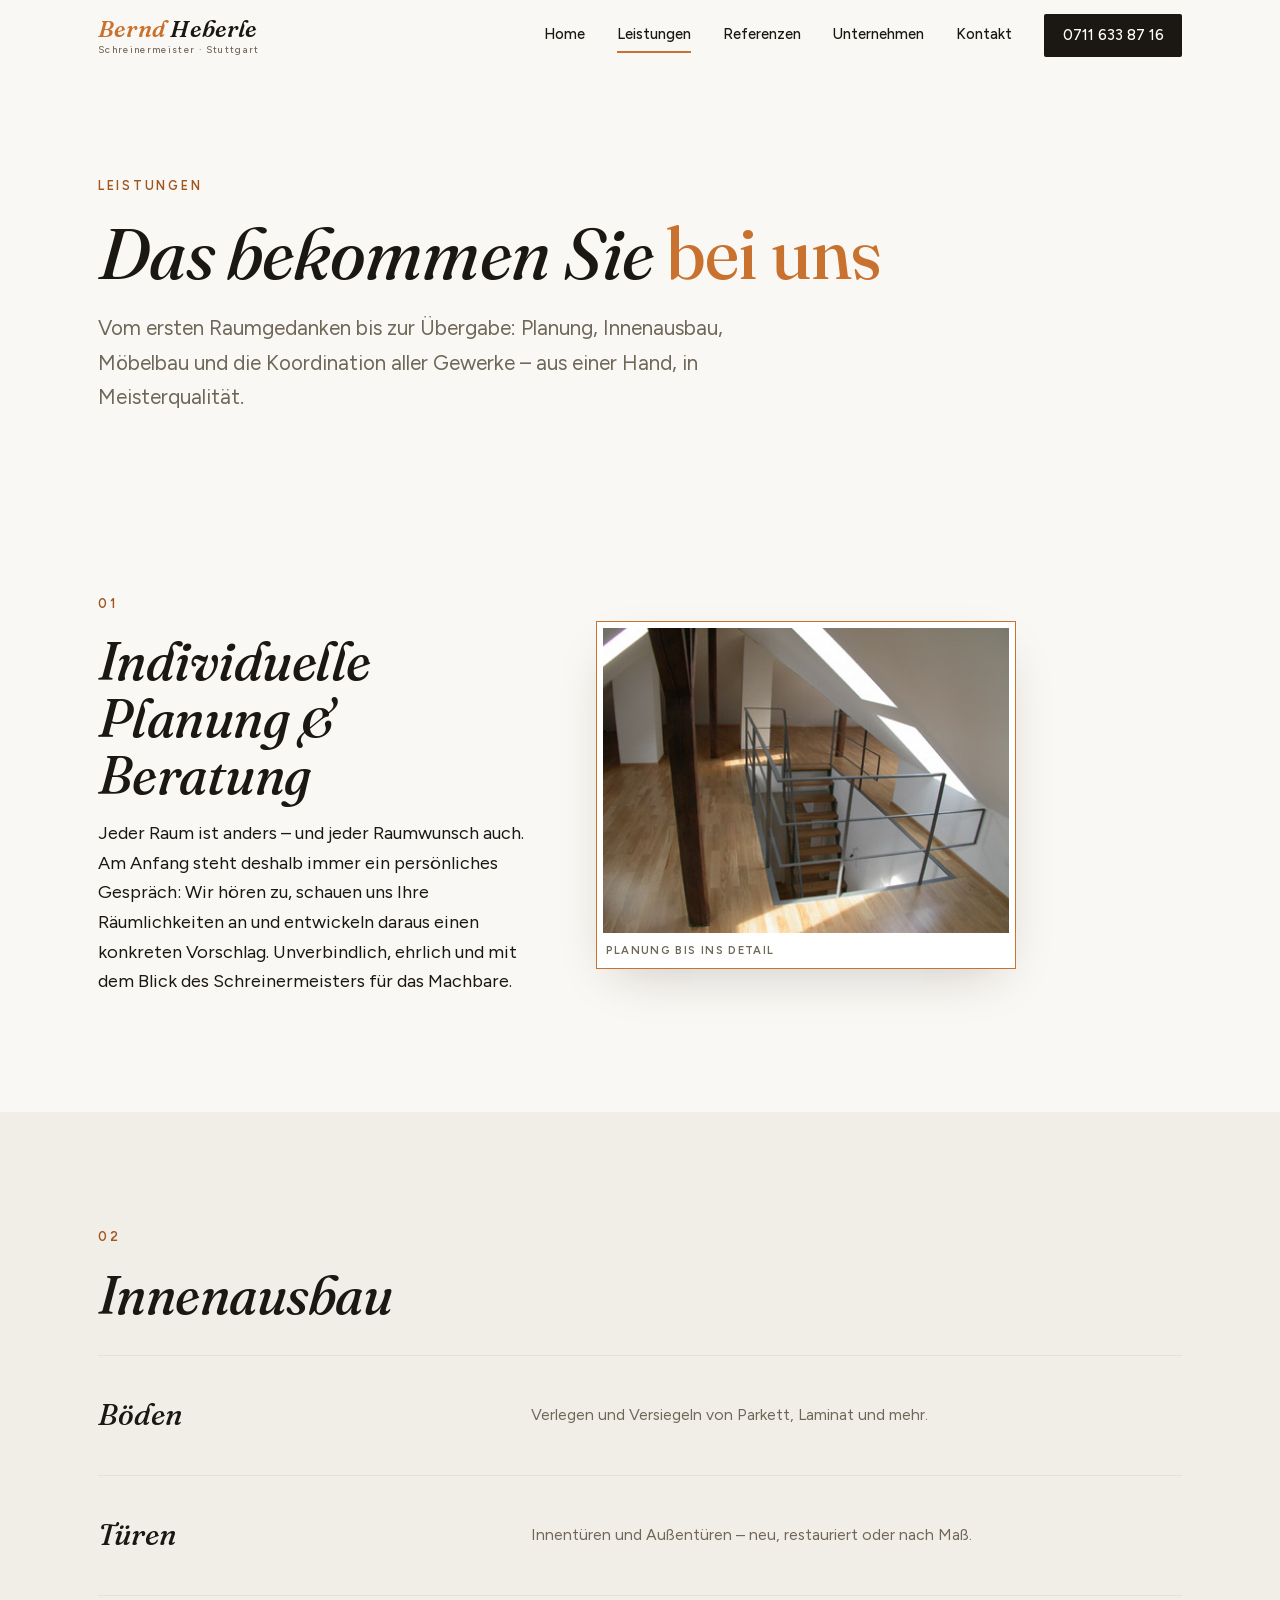
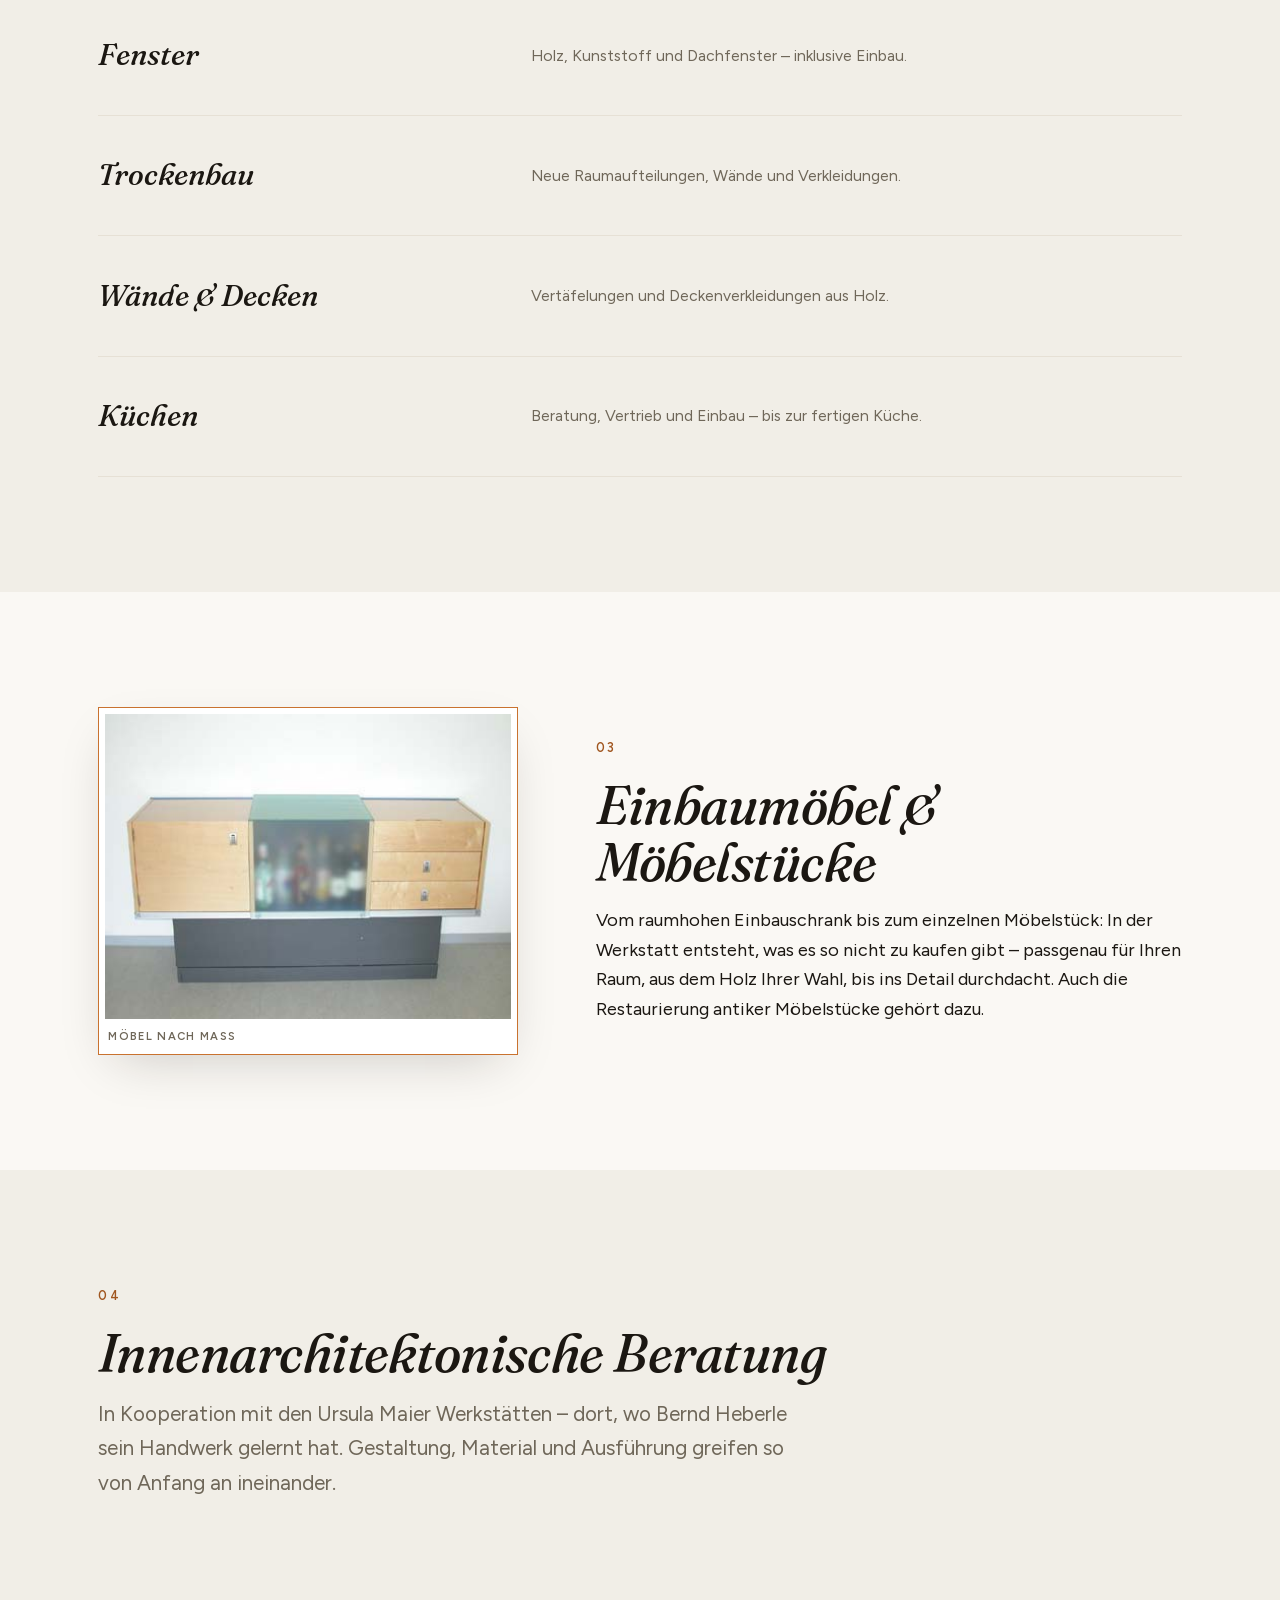
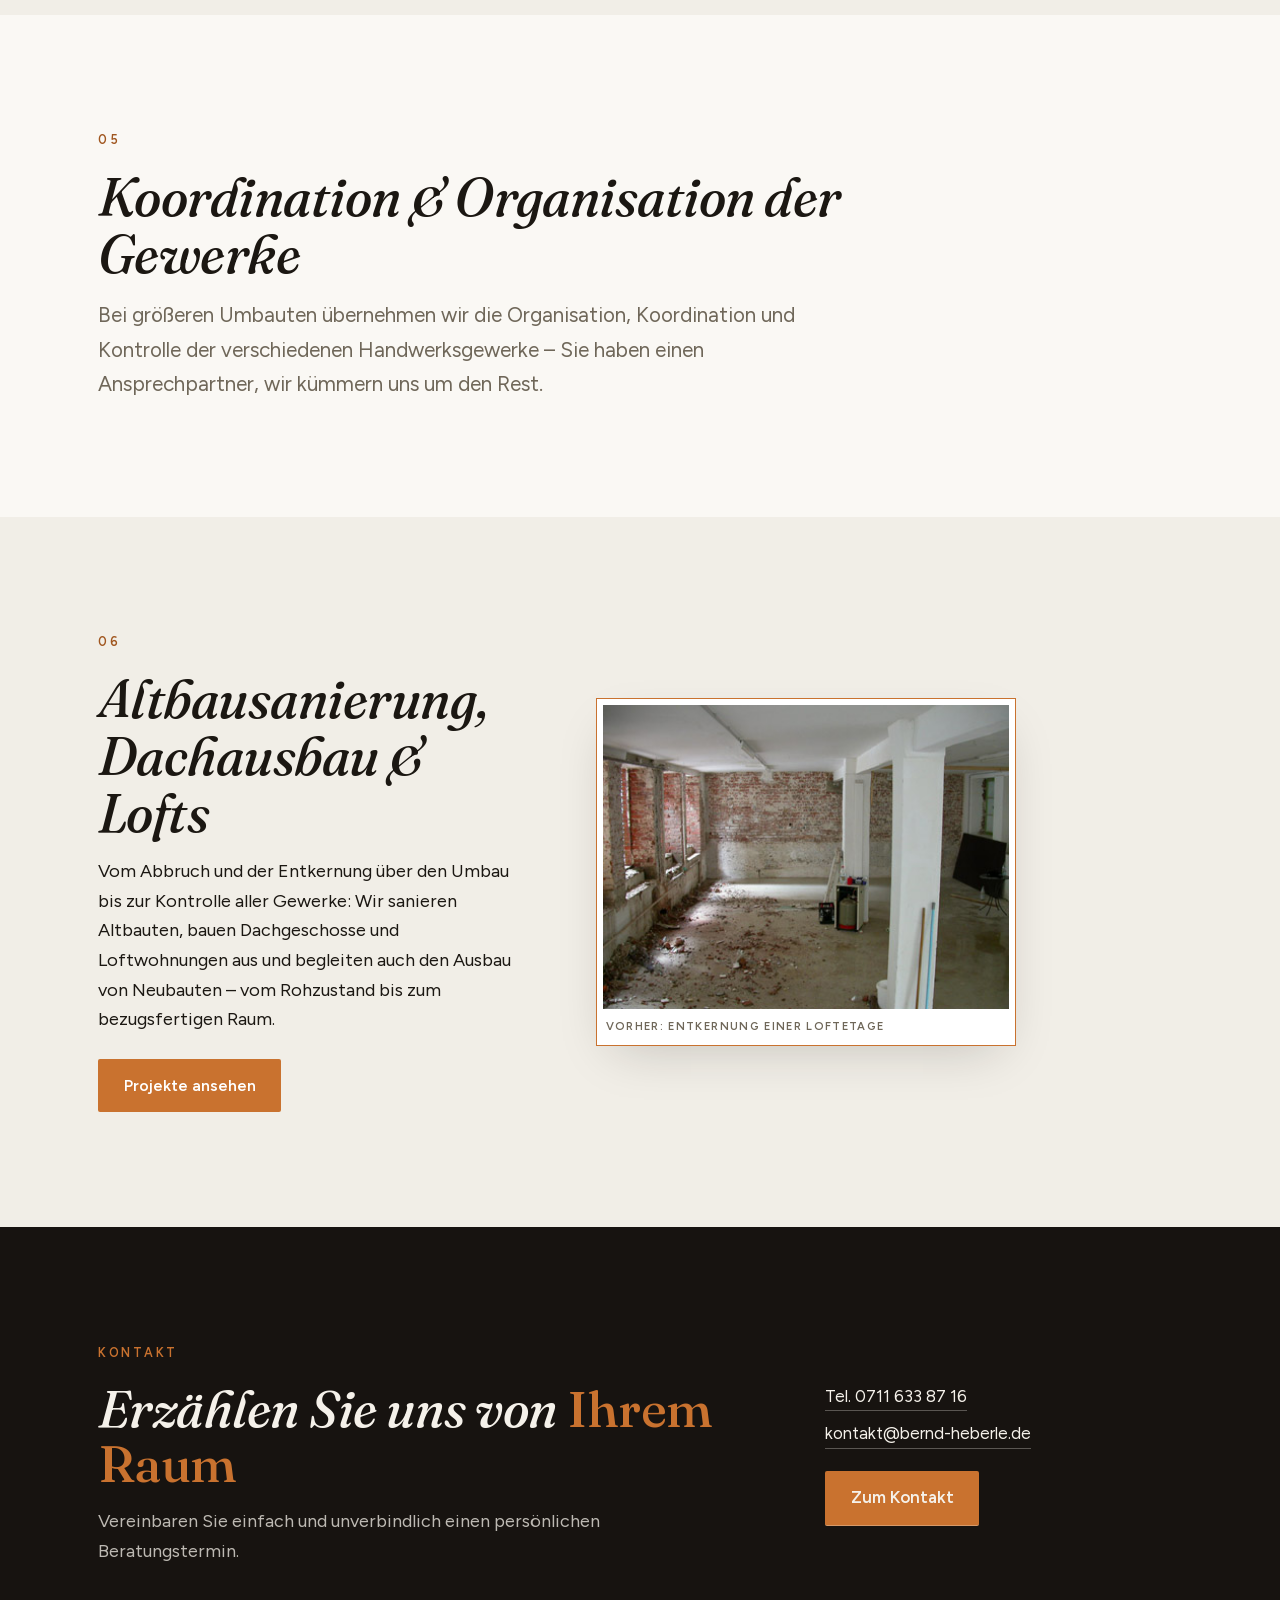
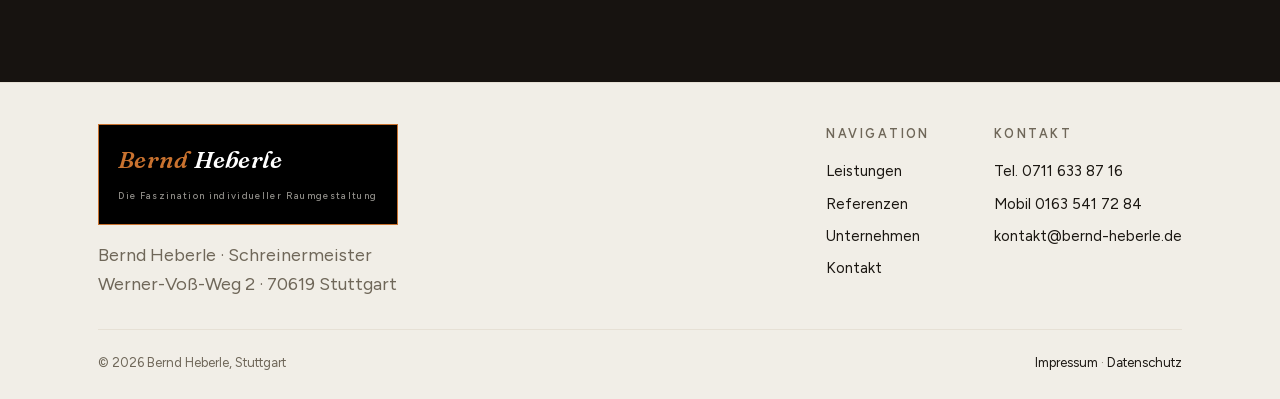
<file: leistungen.html>
<!DOCTYPE html>
<html lang="de">
<head>
<meta charset="UTF-8">
<meta name="viewport" content="width=device-width, initial-scale=1.0">
<meta name="robots" content="noindex, nofollow">
<title>Leistungen – Bernd Heberle, Schreinermeister Stuttgart</title>
<meta name="description" content="Leistungen von Schreinermeister Bernd Heberle in Stuttgart: Planung und Beratung, Innenausbau, Einbaumöbel, innenarchitektonische Beratung, Gewerke-Koordination, Altbausanierung und Dachausbau.">
<link rel="preload" href="fonts/fraunces-var-latin.woff2" as="font" type="font/woff2" crossorigin>
<link rel="preload" href="fonts/figtree-var-latin.woff2" as="font" type="font/woff2" crossorigin>
<link rel="icon" href="favicon.svg" type="image/svg+xml">
<link rel="stylesheet" href="css/style.css?v=3">
</head>
<body>
<a class="skip" href="#main">Zum Inhalt springen</a>

<header class="nav" id="nav">
  <div class="nav__inner">
    <a class="brand" href="index.html" aria-label="Bernd Heberle – Startseite">
      <span class="brand__mark"><em>Bernd</em>&nbsp;Heberle</span>
      <span class="brand__sub">Schreinermeister · Stuttgart</span>
    </a>
    <button class="nav__burger" id="navBurger" aria-label="Menü öffnen" aria-expanded="false">
      <span></span><span></span><span></span>
    </button>
    <nav class="nav__links" aria-label="Hauptnavigation">
      <a href="index.html">Home</a>
      <a href="leistungen.html" aria-current="page">Leistungen</a>
      <a href="referenzen.html">Referenzen</a>
      <a href="unternehmen.html">Unternehmen</a>
      <a href="kontakt.html">Kontakt</a>
      <a class="nav__cta" href="tel:+497116338716">0711 633 87 16</a>
    </nav>
  </div>
</header>

<main id="main">

  <section class="pagehead">
    <div class="wrap">
      <span class="kicker">Leistungen</span>
      <h1>Das bekommen Sie <em>bei uns</em></h1>
      <p class="lede">Vom ersten Raumgedanken bis zur Übergabe: Planung, Innenausbau, Möbelbau
      und die Koordination aller Gewerke – aus einer Hand, in Meisterqualität.</p>
    </div>
  </section>

  <section class="section" id="planung">
    <div class="wrap ueber__grid">
      <div class="reveal">
        <span class="kicker">01</span>
        <h2 class="section-title">Individuelle Planung &amp; Beratung</h2>
        <div class="ueber__text" style="margin-top:1rem">
          <p>Jeder Raum ist anders – und jeder Raumwunsch auch. Am Anfang steht deshalb immer
          ein persönliches Gespräch: Wir hören zu, schauen uns Ihre Räumlichkeiten an und
          entwickeln daraus einen konkreten Vorschlag. Unverbindlich, ehrlich und mit dem
          Blick des Schreinermeisters für das Machbare.</p>
        </div>
      </div>
      <figure class="plate reveal" style="max-width:420px">
        <img src="img/referenzen/dachgeschoss/dachg16.jpg" loading="lazy" width="400" height="300" alt="Galerie mit Glasgeländer in ausgebautem Dachgeschoss">
        <figcaption>Planung bis ins Detail</figcaption>
      </figure>
    </div>
  </section>

  <section class="section section--alt" id="innenausbau">
    <div class="wrap">
      <span class="kicker">02</span>
      <h2 class="section-title">Innenausbau</h2>
      <div class="leist" style="margin-top:2rem">
        <div class="leist__row">
          <span class="leist__name">Böden</span>
          <span class="leist__desc">Verlegen und Versiegeln von Parkett, Laminat und mehr.</span>
          <span></span>
        </div>
        <div class="leist__row">
          <span class="leist__name">Türen</span>
          <span class="leist__desc">Innentüren und Außentüren – neu, restauriert oder nach Maß.</span>
          <span></span>
        </div>
        <div class="leist__row">
          <span class="leist__name">Fenster</span>
          <span class="leist__desc">Holz, Kunststoff und Dachfenster – inklusive Einbau.</span>
          <span></span>
        </div>
        <div class="leist__row">
          <span class="leist__name">Trockenbau</span>
          <span class="leist__desc">Neue Raumaufteilungen, Wände und Verkleidungen.</span>
          <span></span>
        </div>
        <div class="leist__row">
          <span class="leist__name">Wände &amp; Decken</span>
          <span class="leist__desc">Vertäfelungen und Deckenverkleidungen aus Holz.</span>
          <span></span>
        </div>
        <div class="leist__row">
          <span class="leist__name">Küchen</span>
          <span class="leist__desc">Beratung, Vertrieb und Einbau – bis zur fertigen Küche.</span>
          <span></span>
        </div>
      </div>
    </div>
  </section>

  <section class="section" id="moebel">
    <div class="wrap ueber__grid">
      <figure class="plate reveal" style="max-width:420px">
        <img src="img/referenzen/moebel/003.jpg" loading="lazy" width="400" height="300" alt="Maßgefertigtes Sideboard mit Schiebetüren">
        <figcaption>Möbel nach Maß</figcaption>
      </figure>
      <div class="reveal">
        <span class="kicker">03</span>
        <h2 class="section-title">Einbaumöbel &amp; Möbelstücke</h2>
        <div class="ueber__text" style="margin-top:1rem">
          <p>Vom raumhohen Einbauschrank bis zum einzelnen Möbelstück: In der Werkstatt entsteht,
          was es so nicht zu kaufen gibt – passgenau für Ihren Raum, aus dem Holz Ihrer Wahl,
          bis ins Detail durchdacht. Auch die Restaurierung antiker Möbelstücke gehört dazu.</p>
        </div>
      </div>
    </div>
  </section>

  <section class="section section--alt" id="innenarchitektur">
    <div class="wrap">
      <span class="kicker">04</span>
      <h2 class="section-title">Innenarchitektonische Beratung</h2>
      <p class="lede" style="margin-top:1rem">In Kooperation mit den Ursula Maier Werkstätten –
      dort, wo Bernd Heberle sein Handwerk gelernt hat. Gestaltung, Material und Ausführung
      greifen so von Anfang an ineinander.</p>
    </div>
  </section>

  <section class="section" id="koordination">
    <div class="wrap">
      <span class="kicker">05</span>
      <h2 class="section-title">Koordination &amp; Organisation der Gewerke</h2>
      <p class="lede" style="margin-top:1rem">Bei größeren Umbauten übernehmen wir die Organisation,
      Koordination und Kontrolle der verschiedenen Handwerksgewerke – Sie haben einen
      Ansprechpartner, wir kümmern uns um den Rest.</p>
    </div>
  </section>

  <section class="section section--alt" id="sanierung">
    <div class="wrap ueber__grid">
      <div class="reveal">
        <span class="kicker">06</span>
        <h2 class="section-title">Altbausanierung, Dachausbau &amp; Lofts</h2>
        <div class="ueber__text" style="margin-top:1rem">
          <p>Vom Abbruch und der Entkernung über den Umbau bis zur Kontrolle aller Gewerke:
          Wir sanieren Altbauten, bauen Dachgeschosse und Loftwohnungen aus und begleiten
          auch den Ausbau von Neubauten – vom Rohzustand bis zum bezugsfertigen Raum.</p>
          <p style="margin-top:1.5rem"><a class="btn btn--primary" href="referenzen.html">Projekte ansehen</a></p>
        </div>
      </div>
      <figure class="plate reveal" style="max-width:420px">
        <img src="img/referenzen/loft/loft02.jpg" loading="lazy" width="400" height="300" alt="Entkernte Loftetage vor dem Ausbau">
        <figcaption>Vorher: Entkernung einer Loftetage</figcaption>
      </figure>
    </div>
  </section>

  <section class="section cta-band">
    <div class="wrap cta-band__inner">
      <div class="reveal">
        <span class="kicker">Kontakt</span>
        <h2>Erzählen Sie uns von <em>Ihrem Raum</em></h2>
        <p>Vereinbaren Sie einfach und unverbindlich einen persönlichen Beratungstermin.</p>
      </div>
      <div class="cta-band__kontakt reveal">
        <a href="tel:+497116338716">Tel. 0711 633 87 16</a>
        <a href="mailto:kontakt@bernd-heberle.de">kontakt@bernd-heberle.de</a>
        <a class="btn btn--primary" href="kontakt.html" style="margin-top:0.8rem">Zum Kontakt</a>
      </div>
    </div>
  </section>

</main>

<footer class="footer">
  <div class="wrap">
    <div class="footer__grid">
      <div>
        <div class="footer__brandbox">
          <span class="brand__mark"><em>Bernd</em>&nbsp;Heberle</span><br>
          <span class="brand__sub">Die Faszination individueller Raumgestaltung</span>
        </div>
        <p>Bernd Heberle · Schreinermeister<br>Werner-Voß-Weg 2 · 70619 Stuttgart</p>
      </div>
      <div class="footer__col">
        <h4>Navigation</h4>
        <ul>
          <li><a href="leistungen.html">Leistungen</a></li>
          <li><a href="referenzen.html">Referenzen</a></li>
          <li><a href="unternehmen.html">Unternehmen</a></li>
          <li><a href="kontakt.html">Kontakt</a></li>
        </ul>
      </div>
      <div class="footer__col">
        <h4>Kontakt</h4>
        <ul>
          <li><a href="tel:+497116338716">Tel. 0711 633 87 16</a></li>
          <li><a href="tel:+491635417284">Mobil 0163 541 72 84</a></li>
          <li><a href="mailto:kontakt@bernd-heberle.de">kontakt@bernd-heberle.de</a></li>
        </ul>
      </div>
    </div>
    <div class="footer__meta">
      <span>© 2026 Bernd Heberle, Stuttgart</span>
      <span><a href="impressum.html">Impressum</a> · <a href="datenschutz.html">Datenschutz</a></span>
    </div>
  </div>
</footer>

<script src="js/main.js?v=3"></script>
</body>
</html>
</file>
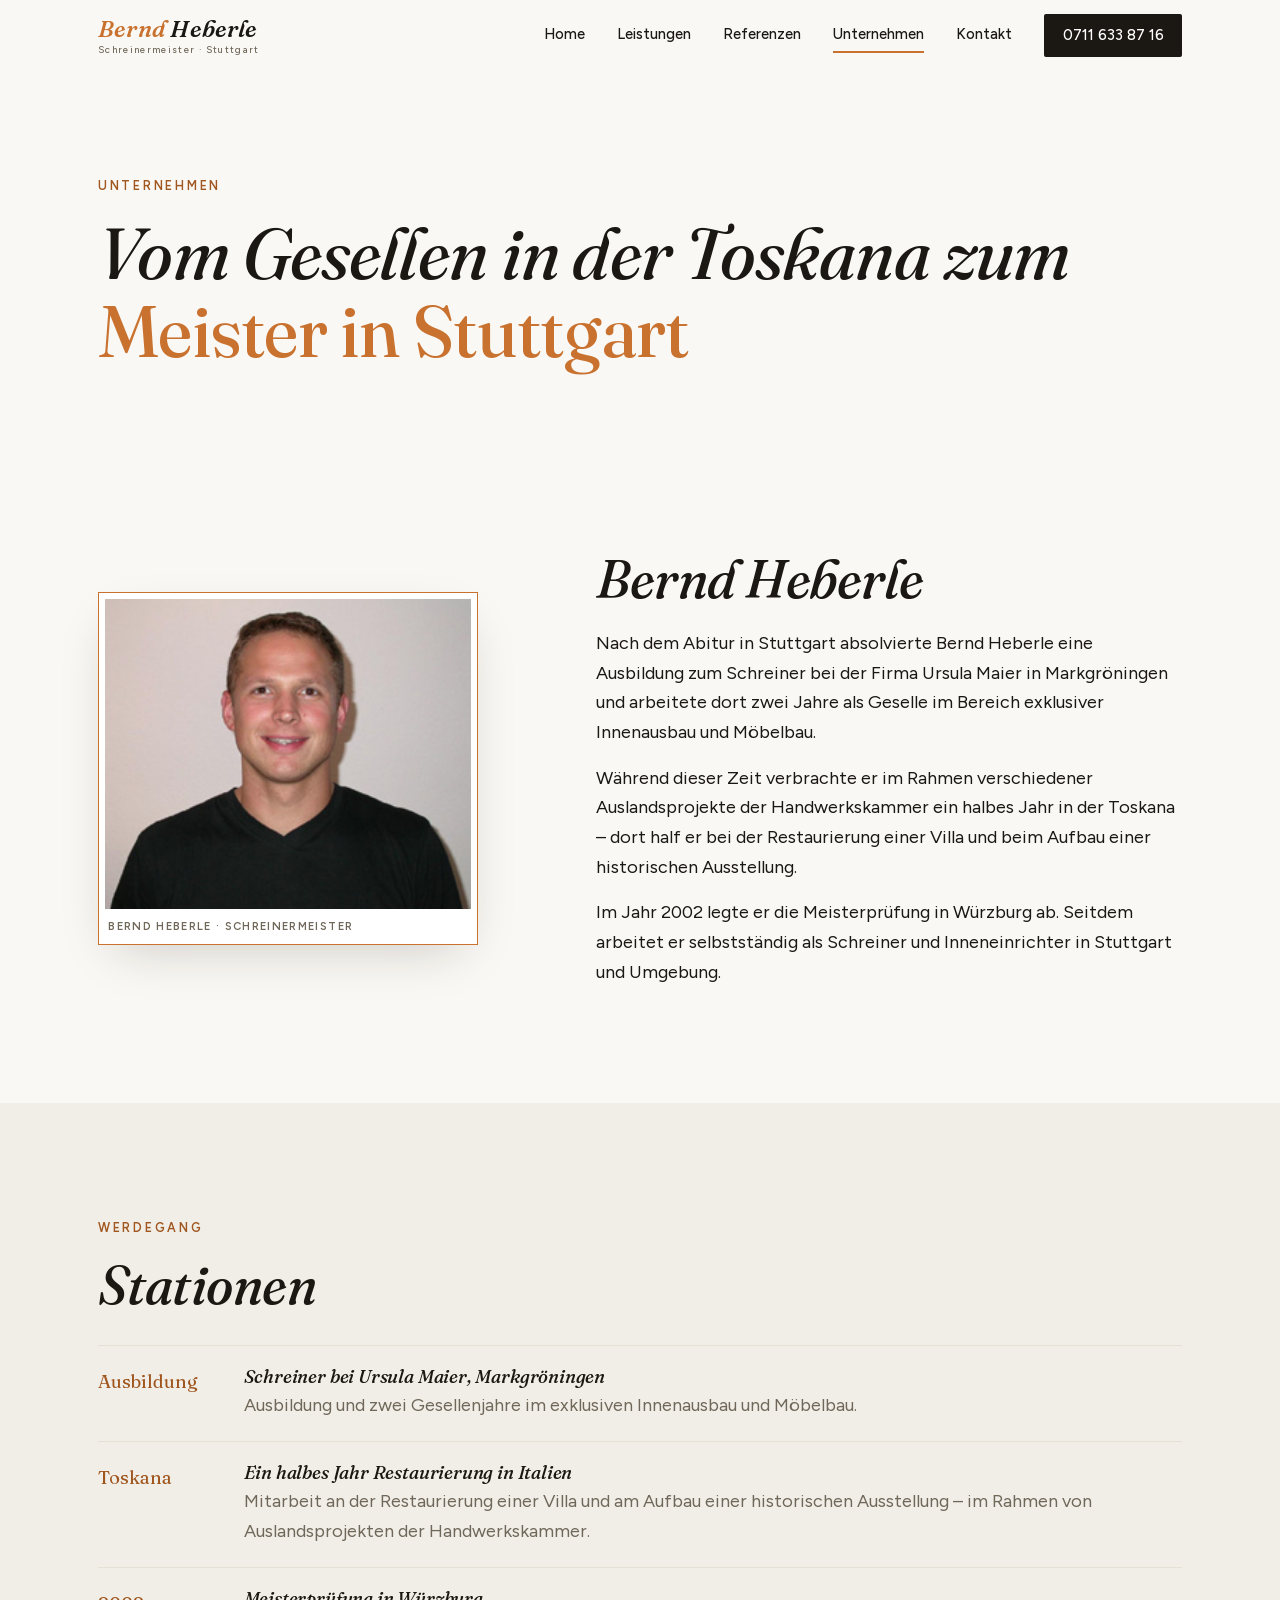
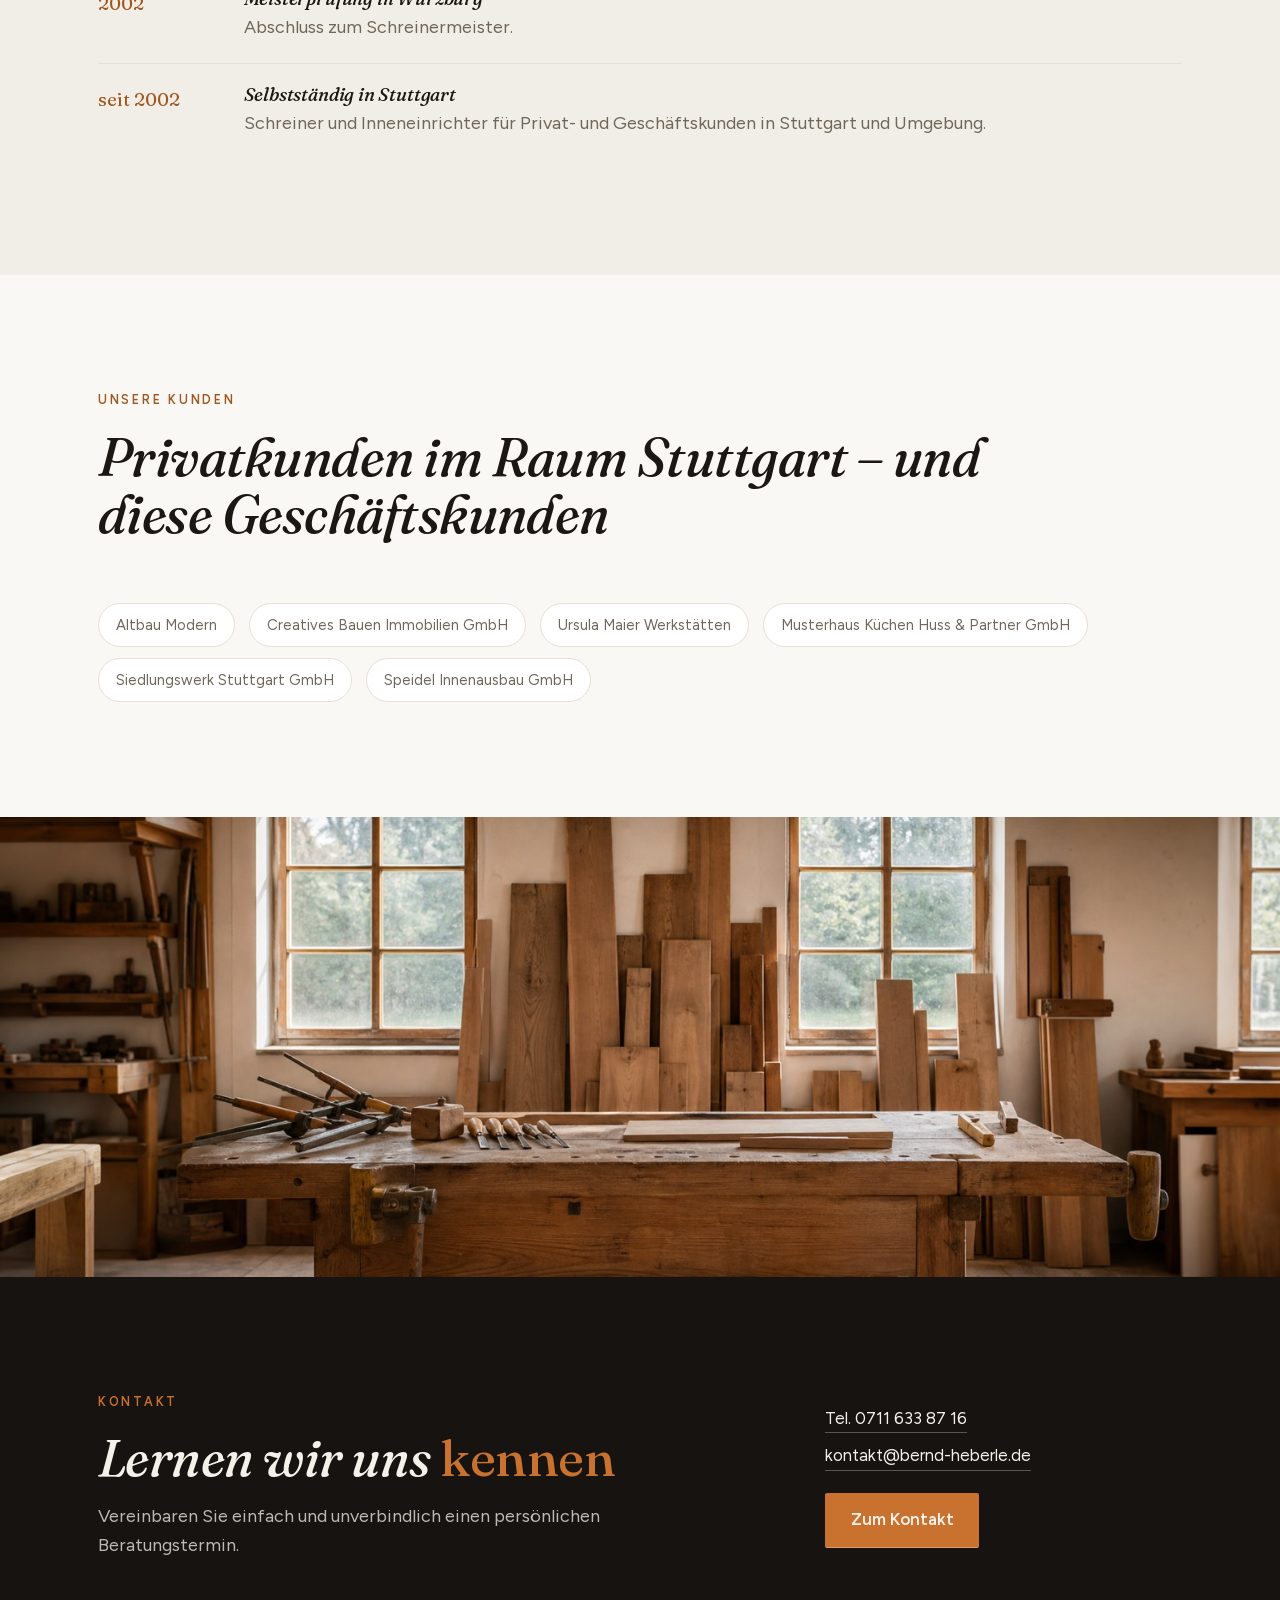
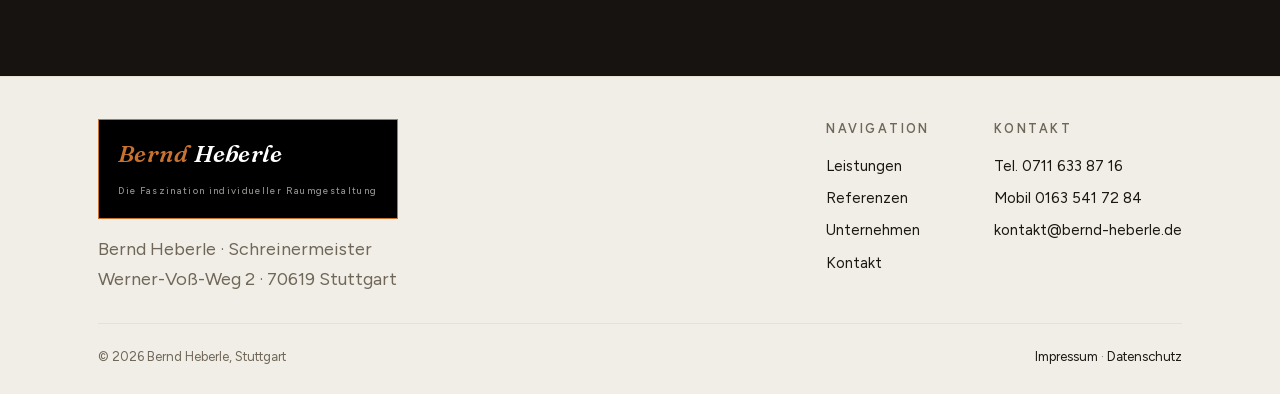
<file: unternehmen.html>
<!DOCTYPE html>
<html lang="de">
<head>
<meta charset="UTF-8">
<meta name="viewport" content="width=device-width, initial-scale=1.0">
<meta name="robots" content="noindex, nofollow">
<title>Unternehmen – Bernd Heberle, Schreinermeister Stuttgart</title>
<meta name="description" content="Bernd Heberle: Ausbildung bei den Ursula Maier Werkstätten, Restaurierungserfahrung in der Toskana, Meisterprüfung 2002 – seitdem selbstständig als Schreiner und Inneneinrichter in Stuttgart.">
<link rel="preload" href="fonts/fraunces-var-latin.woff2" as="font" type="font/woff2" crossorigin>
<link rel="preload" href="fonts/figtree-var-latin.woff2" as="font" type="font/woff2" crossorigin>
<link rel="icon" href="favicon.svg" type="image/svg+xml">
<link rel="stylesheet" href="css/style.css?v=3">
</head>
<body>
<a class="skip" href="#main">Zum Inhalt springen</a>

<header class="nav" id="nav">
  <div class="nav__inner">
    <a class="brand" href="index.html" aria-label="Bernd Heberle – Startseite">
      <span class="brand__mark"><em>Bernd</em>&nbsp;Heberle</span>
      <span class="brand__sub">Schreinermeister · Stuttgart</span>
    </a>
    <button class="nav__burger" id="navBurger" aria-label="Menü öffnen" aria-expanded="false">
      <span></span><span></span><span></span>
    </button>
    <nav class="nav__links" aria-label="Hauptnavigation">
      <a href="index.html">Home</a>
      <a href="leistungen.html">Leistungen</a>
      <a href="referenzen.html">Referenzen</a>
      <a href="unternehmen.html" aria-current="page">Unternehmen</a>
      <a href="kontakt.html">Kontakt</a>
      <a class="nav__cta" href="tel:+497116338716">0711 633 87 16</a>
    </nav>
  </div>
</header>

<main id="main">

  <section class="pagehead">
    <div class="wrap">
      <span class="kicker">Unternehmen</span>
      <h1>Vom Gesellen in der Toskana zum <em>Meister in Stuttgart</em></h1>
    </div>
  </section>

  <section class="section">
    <div class="wrap ueber__grid">
      <div class="ueber__portrait reveal">
        <figure class="plate">
          <img src="img/bernd01.jpg" width="260" height="220" alt="Bernd Heberle, Schreinermeister aus Stuttgart">
          <figcaption>Bernd Heberle · Schreinermeister</figcaption>
        </figure>
      </div>
      <div class="ueber__text reveal">
        <h2 class="section-title">Bernd Heberle</h2>
        <p>Nach dem Abitur in Stuttgart absolvierte Bernd Heberle eine Ausbildung zum Schreiner
        bei der Firma Ursula Maier in Markgröningen und arbeitete dort zwei Jahre als Geselle
        im Bereich exklusiver Innenausbau und Möbelbau.</p>
        <p>Während dieser Zeit verbrachte er im Rahmen verschiedener Auslandsprojekte der
        Handwerkskammer ein halbes Jahr in der Toskana – dort half er bei der Restaurierung
        einer Villa und beim Aufbau einer historischen Ausstellung.</p>
        <p>Im Jahr 2002 legte er die Meisterprüfung in Würzburg ab. Seitdem arbeitet er
        selbstständig als Schreiner und Inneneinrichter in Stuttgart und Umgebung.</p>
      </div>
    </div>
  </section>

  <section class="section section--alt">
    <div class="wrap">
      <span class="kicker">Werdegang</span>
      <h2 class="section-title">Stationen</h2>
      <div class="zeit">
        <div class="zeit__item reveal">
          <span class="zeit__jahr">Ausbildung</span>
          <div>
            <h3>Schreiner bei Ursula Maier, Markgröningen</h3>
            <p>Ausbildung und zwei Gesellenjahre im exklusiven Innenausbau und Möbelbau.</p>
          </div>
        </div>
        <div class="zeit__item reveal">
          <span class="zeit__jahr">Toskana</span>
          <div>
            <h3>Ein halbes Jahr Restaurierung in Italien</h3>
            <p>Mitarbeit an der Restaurierung einer Villa und am Aufbau einer historischen
            Ausstellung – im Rahmen von Auslandsprojekten der Handwerkskammer.</p>
          </div>
        </div>
        <div class="zeit__item reveal">
          <span class="zeit__jahr">2002</span>
          <div>
            <h3>Meisterprüfung in Würzburg</h3>
            <p>Abschluss zum Schreinermeister.</p>
          </div>
        </div>
        <div class="zeit__item reveal">
          <span class="zeit__jahr">seit 2002</span>
          <div>
            <h3>Selbstständig in Stuttgart</h3>
            <p>Schreiner und Inneneinrichter für Privat- und Geschäftskunden in Stuttgart
            und Umgebung.</p>
          </div>
        </div>
      </div>
    </div>
  </section>

  <section class="section">
    <div class="wrap">
      <div class="section-head">
        <span class="kicker">Unsere Kunden</span>
        <h2 class="section-title">Privatkunden im Raum Stuttgart – und diese Geschäftskunden</h2>
      </div>
      <ul class="kunden reveal">
        <li>Altbau Modern</li>
        <li>Creatives Bauen Immobilien GmbH</li>
        <li>Ursula Maier Werkstätten</li>
        <li>Musterhaus Küchen Huss &amp; Partner GmbH</li>
        <li>Siedlungswerk Stuttgart GmbH</li>
        <li>Speidel Innenausbau GmbH</li>
      </ul>
    </div>
  </section>

  <!-- Atmosphäre-Slot: erscheint automatisch, sobald img/atmo-werkstatt.jpg existiert -->
  <div class="atmo" data-src="img/atmo-werkstatt.jpg" data-alt="Schreinerwerkstatt mit Hobelbank und Werkzeug" aria-hidden="true"></div>

  <section class="section cta-band">
    <div class="wrap cta-band__inner">
      <div class="reveal">
        <span class="kicker">Kontakt</span>
        <h2>Lernen wir uns <em>kennen</em></h2>
        <p>Vereinbaren Sie einfach und unverbindlich einen persönlichen Beratungstermin.</p>
      </div>
      <div class="cta-band__kontakt reveal">
        <a href="tel:+497116338716">Tel. 0711 633 87 16</a>
        <a href="mailto:kontakt@bernd-heberle.de">kontakt@bernd-heberle.de</a>
        <a class="btn btn--primary" href="kontakt.html" style="margin-top:0.8rem">Zum Kontakt</a>
      </div>
    </div>
  </section>

</main>

<footer class="footer">
  <div class="wrap">
    <div class="footer__grid">
      <div>
        <div class="footer__brandbox">
          <span class="brand__mark"><em>Bernd</em>&nbsp;Heberle</span><br>
          <span class="brand__sub">Die Faszination individueller Raumgestaltung</span>
        </div>
        <p>Bernd Heberle · Schreinermeister<br>Werner-Voß-Weg 2 · 70619 Stuttgart</p>
      </div>
      <div class="footer__col">
        <h4>Navigation</h4>
        <ul>
          <li><a href="leistungen.html">Leistungen</a></li>
          <li><a href="referenzen.html">Referenzen</a></li>
          <li><a href="unternehmen.html">Unternehmen</a></li>
          <li><a href="kontakt.html">Kontakt</a></li>
        </ul>
      </div>
      <div class="footer__col">
        <h4>Kontakt</h4>
        <ul>
          <li><a href="tel:+497116338716">Tel. 0711 633 87 16</a></li>
          <li><a href="tel:+491635417284">Mobil 0163 541 72 84</a></li>
          <li><a href="mailto:kontakt@bernd-heberle.de">kontakt@bernd-heberle.de</a></li>
        </ul>
      </div>
    </div>
    <div class="footer__meta">
      <span>© 2026 Bernd Heberle, Stuttgart</span>
      <span><a href="impressum.html">Impressum</a> · <a href="datenschutz.html">Datenschutz</a></span>
    </div>
  </div>
</footer>

<script src="js/main.js?v=3"></script>
</body>
</html>
</file>
<file: css/style.css>
/* ============================================================
   bernd heberle — die faszination individueller raumgestaltung
   Relaunch-Vorschau · Lumio
   Designsystem: warm-edel-handwerklich, hell, Terrakotta-Akzent
   ============================================================ */

/* ---------- Fonts (selbst gehostet) ---------- */
@font-face {
  font-family: "Fraunces";
  src: url("../fonts/fraunces-var-latin.woff2") format("woff2");
  font-weight: 300 700;
  font-stretch: 75% 125%;
  font-style: normal;
  font-display: swap;
}
@font-face {
  font-family: "Fraunces";
  src: url("../fonts/fraunces-italic-var-latin.woff2") format("woff2");
  font-weight: 300 700;
  font-style: italic;
  font-display: swap;
}
@font-face {
  font-family: "Figtree";
  src: url("../fonts/figtree-var-latin.woff2") format("woff2");
  font-weight: 300 700;
  font-style: normal;
  font-display: swap;
}

/* ---------- Token ---------- */
:root {
  --bg: #faf8f4;
  --bg-alt: #f1eee7;
  --ink: #1b1712;
  --muted: #6f6759;
  --accent: #c9722f;
  --accent-deep: #a0561f;
  --accent-soft: #f3e2d1;
  --line: #e6e0d5;
  --dark: #171310;
  --dark-ink: #f5f1ea;
  --serif: "Fraunces", Georgia, serif;
  --sans: "Figtree", "Helvetica Neue", Arial, sans-serif;
  --wrap: 1180px;
  --pad: clamp(1.25rem, 4vw, 3rem);
  --radius: 2px;
  --shadow: 0 18px 50px -18px rgba(27, 23, 18, 0.22);
  --ease: cubic-bezier(0.22, 1, 0.36, 1);
}

/* ---------- Reset ---------- */
*, *::before, *::after { box-sizing: border-box; margin: 0; padding: 0; }
html { scroll-behavior: smooth; }
@media (prefers-reduced-motion: reduce) {
  html { scroll-behavior: auto; }
}
body {
  font-family: var(--sans);
  font-weight: 400;
  font-size: clamp(1rem, 0.95rem + 0.25vw, 1.125rem);
  line-height: 1.65;
  color: var(--ink);
  background: var(--bg);
  overflow-x: hidden;
  -webkit-font-smoothing: antialiased;
}
img { max-width: 100%; display: block; }
a { color: inherit; }
ul { list-style: none; }
::selection { background: var(--accent); color: #fff; }

.wrap { max-width: var(--wrap); margin-inline: auto; padding-inline: var(--pad); }

/* ---------- Typo-Bausteine ---------- */
h1, h2, h3 { font-family: var(--serif); font-weight: 480; line-height: 1.08; letter-spacing: -0.01em; }
.kicker {
  display: block;
  font-family: var(--sans);
  font-size: 0.78rem;
  font-weight: 600;
  letter-spacing: 0.22em;
  text-transform: uppercase;
  color: var(--accent-deep);
  margin-bottom: 1.1rem;
}
.section-title {
  font-size: clamp(1.9rem, 1.4rem + 2.6vw, 3.3rem);
  max-width: 18em;
}
.lede { font-size: clamp(1.05rem, 1rem + 0.4vw, 1.3rem); color: var(--muted); max-width: 34em; }

/* ============================================================
   Navigation
   ============================================================ */
.nav {
  position: fixed;
  inset: 0 0 auto 0;
  z-index: 60;
  background: rgba(250, 248, 244, 0.92);
  -webkit-backdrop-filter: blur(10px);
  backdrop-filter: blur(10px);
  border-bottom: 1px solid transparent;
  transition: border-color 0.3s;
}
.nav.scrolled { border-bottom-color: var(--line); }
.nav__inner {
  max-width: var(--wrap);
  margin-inline: auto;
  padding: 0.85rem var(--pad);
  display: flex;
  align-items: center;
  justify-content: space-between;
  gap: 1.5rem;
}

/* Wortmarke — Echo des alten Logo-Blocks (schwarz, „bernd" in Orange) */
.brand { display: inline-flex; flex-direction: column; text-decoration: none; line-height: 1; }
.brand__mark {
  font-family: var(--serif);
  font-size: 1.45rem;
  font-weight: 560;
  letter-spacing: 0.01em;
}
.brand__mark em { font-style: normal; color: var(--accent); }
.brand__sub {
  margin-top: 0.3rem;
  font-size: 0.6rem;
  font-weight: 500;
  letter-spacing: 0.14em;
  color: var(--muted);
}
.nav__links { display: flex; gap: clamp(1rem, 2.5vw, 2.1rem); align-items: center; }
.nav__links a {
  text-decoration: none;
  font-size: 0.92rem;
  font-weight: 500;
  color: var(--ink);
  padding: 0.3rem 0;
  border-bottom: 2px solid transparent;
  transition: color 0.2s, border-color 0.2s;
}
.nav__links a:hover { color: var(--accent-deep); }
.nav__links a[aria-current="page"] { border-bottom-color: var(--accent); }
.nav__cta {
  text-decoration: none;
  font-weight: 600;
  font-size: 0.92rem;
  color: #fff !important;
  background: var(--ink);
  padding: 0.6rem 1.15rem !important;
  border-radius: var(--radius);
  border-bottom: none !important;
  transition: background 0.2s;
  white-space: nowrap;
}
.nav__cta:hover { background: var(--accent-deep); color: #fff !important; }

.nav__burger {
  display: none;
  background: none;
  border: 0;
  width: 44px;
  height: 44px;
  cursor: pointer;
  position: relative;
  z-index: 70;
}
.nav__burger span {
  display: block;
  width: 24px;
  height: 2px;
  background: var(--ink);
  margin: 5px auto;
  transition: transform 0.3s, opacity 0.3s;
}
.nav.open .nav__burger span:nth-child(1) { transform: translateY(7px) rotate(45deg); }
.nav.open .nav__burger span:nth-child(2) { opacity: 0; }
.nav.open .nav__burger span:nth-child(3) { transform: translateY(-7px) rotate(-45deg); }

@media (max-width: 840px) {
  .nav__burger { display: block; }
  .nav__links {
    /* Achtung: backdrop-filter der .nav macht diese fixed-Box relativ zur Nav */
    position: fixed;
    top: 0;
    left: 0;
    right: 0;
    height: 100vh;
    background: var(--bg);
    flex-direction: column;
    justify-content: center;
    gap: 1.6rem;
    transform: translateY(-102%);
    visibility: hidden;
    transition: transform 0.45s var(--ease), visibility 0s linear 0.45s;
  }
  .nav.open .nav__links {
    transform: translateY(0);
    visibility: visible;
    transition: transform 0.45s var(--ease);
  }
  .nav__links a { font-size: 1.35rem; font-family: var(--serif); }
}

/* ============================================================
   Hero — Signature: Foto-Mosaik in Parallax-Ebenen
   ============================================================ */
.hero {
  position: relative;
  min-height: 100svh;
  display: flex;
  align-items: center;
  padding-top: 6.5rem;
  padding-bottom: 4rem;
  overflow: hidden;
}
.hero__inner {
  position: relative;
  z-index: 3;
  display: grid;
  grid-template-columns: minmax(0, 1.05fr) minmax(0, 0.95fr);
  gap: clamp(2rem, 5vw, 5rem);
  align-items: center;
  width: 100%;
}
.hero__eyeline {
  font-size: 0.82rem;
  font-weight: 600;
  letter-spacing: 0.2em;
  text-transform: uppercase;
  color: var(--accent-deep);
  margin-bottom: 1.4rem;
}
.hero__title {
  font-size: clamp(2.6rem, 1.6rem + 5.4vw, 5.6rem);
  font-weight: 440;
  line-height: 1.02;
  letter-spacing: -0.015em;
  max-width: 9.5em;
}
.hero__title em {
  font-style: italic;
  font-weight: 480;
  color: var(--accent);
}
.hero__copy { margin-top: 1.6rem; max-width: 30em; color: var(--muted); }
.hero__ctas { margin-top: 2.2rem; display: flex; flex-wrap: wrap; gap: 0.9rem; }

.btn {
  display: inline-block;
  text-decoration: none;
  font-weight: 600;
  font-size: 0.98rem;
  padding: 0.85rem 1.6rem;
  border-radius: var(--radius);
  transition: background 0.2s, color 0.2s, border-color 0.2s, transform 0.2s;
}
.btn--primary { background: var(--accent); color: #fff; }
.btn--primary:hover { background: var(--accent-deep); }
.btn--ghost { border: 1px solid var(--ink); color: var(--ink); }
.btn--ghost:hover { border-color: var(--accent-deep); color: var(--accent-deep); }
.btn--light { background: #fff; color: var(--ink); }
.btn--light:hover { background: var(--accent-soft); }

/* Mosaik: kleine echte Fotos, orange gerahmt (Echo .bildrahmen1 von 2007) */
.mosaic {
  position: relative;
  display: grid;
  grid-template-columns: repeat(2, 1fr);
  gap: clamp(0.8rem, 1.6vw, 1.3rem);
  align-content: center;
}
.mosaic__col { display: grid; gap: clamp(0.8rem, 1.6vw, 1.3rem); align-content: start; }
.mosaic__col--b { padding-top: clamp(2rem, 5vw, 4.5rem); }
.plate {
  position: relative;
  background: #fff;
  border: 1px solid var(--accent);
  padding: 6px;
  box-shadow: var(--shadow);
}
.plate img { width: 100%; height: auto; }
.plate figcaption {
  padding: 0.5rem 0.2rem 0.2rem;
  font-size: 0.7rem;
  font-weight: 600;
  letter-spacing: 0.12em;
  text-transform: uppercase;
  color: var(--muted);
}
.js .hero .plate { opacity: 0; transform: translateY(28px) scale(0.98); }
.hero .plate.in {
  opacity: 1;
  transform: none;
  transition: opacity 0.9s var(--ease), transform 0.9s var(--ease);
}

/* zarte Hintergrundfläche hinter dem Mosaik */
.hero::after {
  content: "";
  position: absolute;
  top: 0;
  right: 0;
  width: min(46vw, 620px);
  height: 100%;
  background: var(--bg-alt);
  z-index: 1;
}

@media (max-width: 900px) {
  .hero { min-height: auto; padding-top: 7.5rem; }
  .hero__inner { grid-template-columns: 1fr; }
  .hero::after { width: 100%; height: 40%; top: auto; bottom: 0; }
  .mosaic { max-width: 560px; }
}

/* ============================================================
   Sektionen
   ============================================================ */
.section { padding-block: clamp(4rem, 9vw, 7.5rem); }
.section--alt { background: var(--bg-alt); }
.section-head { margin-bottom: clamp(2.2rem, 5vw, 3.8rem); }
.section-head--split {
  display: flex;
  flex-wrap: wrap;
  align-items: flex-end;
  justify-content: space-between;
  gap: 1.5rem;
}

/* Intro (Startseite) */
.intro__grid {
  display: grid;
  grid-template-columns: minmax(0, 1.2fr) minmax(0, 0.8fr);
  gap: clamp(2rem, 6vw, 5rem);
  align-items: start;
}
.intro__claim {
  font-family: var(--serif);
  font-size: clamp(1.5rem, 1.2rem + 1.6vw, 2.4rem);
  font-weight: 440;
  line-height: 1.25;
}
.intro__claim em { font-style: italic; color: var(--accent-deep); }
.intro__facts { display: grid; gap: 1.4rem; border-left: 2px solid var(--accent); padding-left: 1.6rem; }
.intro__facts strong { font-family: var(--serif); font-size: 1.7rem; font-weight: 520; display: block; }
.intro__facts span { color: var(--muted); font-size: 0.95rem; }
@media (max-width: 800px) { .intro__grid { grid-template-columns: 1fr; } }

/* Leistungs-Teaser + Leistungsseite */
.leist { display: grid; gap: 1px; background: var(--line); border-block: 1px solid var(--line); }
.leist__row {
  display: grid;
  grid-template-columns: minmax(0, 0.9fr) minmax(0, 1.4fr) auto;
  gap: clamp(1rem, 3vw, 3rem);
  align-items: center;
  background: var(--bg);
  padding: clamp(1.4rem, 3vw, 2.2rem) 0;
  text-decoration: none;
  transition: background 0.25s;
}
.section--alt .leist__row { background: var(--bg-alt); }
a.leist__row:hover { background: var(--accent-soft); }
.leist__num {
  font-family: var(--serif);
  font-style: italic;
  color: var(--accent);
  font-size: 1rem;
  margin-right: 1rem;
}
.leist__name {
  font-family: var(--serif);
  font-size: clamp(1.25rem, 1.05rem + 1vw, 1.9rem);
  font-weight: 480;
}
.leist__desc { color: var(--muted); font-size: 0.98rem; max-width: 34em; }
.leist__arrow { font-family: var(--serif); font-size: 1.4rem; color: var(--accent); }
@media (max-width: 760px) {
  .leist__row { grid-template-columns: 1fr; gap: 0.5rem; }
  .leist__arrow { display: none; }
}

/* Prozess */
.prozess {
  display: grid;
  grid-template-columns: repeat(4, 1fr);
  gap: clamp(1.4rem, 3vw, 2.6rem);
  counter-reset: schritt;
}
.prozess__step { border-top: 2px solid var(--line); padding-top: 1.3rem; position: relative; }
.prozess__step::before {
  counter-increment: schritt;
  content: counter(schritt, decimal-leading-zero);
  font-family: var(--serif);
  font-style: italic;
  font-size: 1.05rem;
  color: var(--accent);
  display: block;
  margin-bottom: 0.7rem;
}
.prozess__step h3 { font-size: 1.25rem; margin-bottom: 0.5rem; }
.prozess__step p { color: var(--muted); font-size: 0.95rem; }
@media (max-width: 900px) { .prozess { grid-template-columns: repeat(2, 1fr); } }
@media (max-width: 520px) { .prozess { grid-template-columns: 1fr; } }

/* Referenz-Grid (Teaser + Referenzseite) */
.refgrid {
  display: grid;
  grid-template-columns: repeat(auto-fill, minmax(230px, 1fr));
  gap: clamp(1rem, 2.5vw, 1.8rem);
}
.refcard { text-decoration: none; display: block; }
.refcard .plate { box-shadow: none; transition: box-shadow 0.3s, transform 0.3s; }
.refcard:hover .plate { box-shadow: var(--shadow); transform: translateY(-4px); }
.refcard__name {
  margin-top: 0.75rem;
  font-family: var(--serif);
  font-size: 1.12rem;
  font-weight: 500;
}
.refcard__count { font-size: 0.85rem; color: var(--muted); }

/* Galerie-Sektionen auf der Referenzseite */
.galerie { padding-block: clamp(2.5rem, 5vw, 4rem); border-top: 1px solid var(--line); }
.galerie__head { display: flex; align-items: baseline; gap: 1.2rem; flex-wrap: wrap; margin-bottom: 1.6rem; }
.galerie__head h2 { font-size: clamp(1.5rem, 1.2rem + 1.4vw, 2.2rem); }
.galerie__head span { color: var(--muted); font-size: 0.9rem; }
.galerie__grid {
  display: grid;
  grid-template-columns: repeat(auto-fill, minmax(180px, 1fr));
  gap: 0.9rem;
}
.galerie__grid button {
  border: 1px solid var(--accent);
  background: #fff;
  padding: 4px;
  cursor: zoom-in;
  transition: transform 0.25s, box-shadow 0.25s;
}
.galerie__grid button:hover { transform: translateY(-3px); box-shadow: var(--shadow); }
.galerie__grid img { width: 100%; height: 130px; object-fit: cover; }

/* Lightbox */
.lightbox {
  position: fixed;
  inset: 0;
  z-index: 90;
  background: rgba(23, 19, 16, 0.94);
  display: none;
  align-items: center;
  justify-content: center;
  padding: clamp(1rem, 4vw, 3rem);
}
.lightbox.open { display: flex; }
.lightbox img {
  max-width: min(92vw, 900px);
  max-height: 82vh;
  width: auto;
  border: 1px solid var(--accent);
  background: #fff;
  padding: 6px;
}
.lightbox__close, .lightbox__prev, .lightbox__next {
  position: absolute;
  background: none;
  border: 0;
  color: #fff;
  font-size: 2rem;
  font-family: var(--serif);
  cursor: pointer;
  padding: 0.6rem 1rem;
  opacity: 0.8;
}
.lightbox__close:hover, .lightbox__prev:hover, .lightbox__next:hover { opacity: 1; }
.lightbox__close { top: 0.8rem; right: 1rem; }
.lightbox__prev { left: 0.4rem; top: 50%; transform: translateY(-50%); }
.lightbox__next { right: 0.4rem; top: 50%; transform: translateY(-50%); }
.lightbox__caption {
  position: absolute;
  bottom: 1.2rem;
  left: 50%;
  transform: translateX(-50%);
  color: var(--dark-ink);
  font-size: 0.85rem;
  letter-spacing: 0.08em;
}

/* Über-uns-Band (Startseite) + Unternehmensseite */
.ueber__grid {
  display: grid;
  grid-template-columns: minmax(0, 0.85fr) minmax(0, 1.15fr);
  gap: clamp(2rem, 5vw, 4.5rem);
  align-items: center;
}
.ueber__portrait { max-width: 380px; }
.ueber__portrait .plate img { filter: saturate(0.94); }
.ueber__text p + p { margin-top: 1rem; }
.ueber__text .section-title { margin-bottom: 1.4rem; }
@media (max-width: 800px) { .ueber__grid { grid-template-columns: 1fr; } .ueber__portrait { max-width: 300px; } }

/* Zeitleiste (Unternehmen) */
.zeit { display: grid; gap: 0; margin-top: 2rem; }
.zeit__item {
  display: grid;
  grid-template-columns: 7.5rem 1fr;
  gap: 1.6rem;
  padding: 1.3rem 0;
  border-top: 1px solid var(--line);
}
.zeit__jahr { font-family: var(--serif); font-style: italic; font-size: 1.15rem; color: var(--accent-deep); }
.zeit__item p { color: var(--muted); }
.zeit__item h3 { font-size: 1.15rem; margin-bottom: 0.25rem; }
@media (max-width: 560px) { .zeit__item { grid-template-columns: 1fr; gap: 0.3rem; } }

/* Kundenliste */
.kunden { display: flex; flex-wrap: wrap; gap: 0.7rem 0.9rem; }
.kunden li {
  border: 1px solid var(--line);
  background: #fff;
  padding: 0.55rem 1.05rem;
  font-size: 0.92rem;
  color: var(--muted);
  border-radius: 999px;
}

/* Dunkles CTA-Band — Echo des schwarzen Logo-Blocks */
.cta-band { background: var(--dark); color: var(--dark-ink); }
.cta-band .kicker { color: var(--accent); }
.cta-band__inner {
  display: grid;
  grid-template-columns: minmax(0, 1.3fr) minmax(0, 0.7fr);
  gap: clamp(2rem, 5vw, 4rem);
  align-items: center;
}
.cta-band h2 { font-size: clamp(1.9rem, 1.4rem + 2.6vw, 3.2rem); }
.cta-band h2 em { font-style: italic; color: var(--accent); }
.cta-band p { color: rgba(245, 241, 234, 0.75); margin-top: 1rem; max-width: 30em; }
.cta-band__kontakt { display: grid; gap: 0.55rem; justify-items: start; }
.cta-band__kontakt a {
  color: var(--dark-ink);
  text-decoration: none;
  font-size: 1.05rem;
  border-bottom: 1px solid rgba(245, 241, 234, 0.3);
  transition: border-color 0.2s, color 0.2s;
}
.cta-band__kontakt a:hover { color: var(--accent); border-color: var(--accent); }
@media (max-width: 760px) { .cta-band__inner { grid-template-columns: 1fr; } }

/* Kontaktseite */
.kontakt__grid {
  display: grid;
  grid-template-columns: minmax(0, 1fr) minmax(0, 1fr);
  gap: clamp(2rem, 5vw, 4.5rem);
  align-items: start;
}
.kontakt__liste { display: grid; gap: 1.1rem; }
.kontakt__liste li { display: grid; gap: 0.15rem; border-top: 1px solid var(--line); padding-top: 0.9rem; }
.kontakt__label {
  font-size: 0.75rem;
  font-weight: 600;
  letter-spacing: 0.18em;
  text-transform: uppercase;
  color: var(--muted);
}
.kontakt__liste a { text-decoration: none; font-family: var(--serif); font-size: 1.25rem; }
.kontakt__liste a:hover { color: var(--accent-deep); }
.kontakt__adresse { font-family: var(--serif); font-size: 1.25rem; font-style: normal; line-height: 1.4; }
@media (max-width: 760px) { .kontakt__grid { grid-template-columns: 1fr; } }

/* Rechtstexte */
.recht { max-width: 46rem; }
.recht h1 { font-size: clamp(2rem, 1.6rem + 2vw, 3rem); margin-bottom: 1.6rem; }
.recht h2 { font-size: 1.35rem; margin: 2.2rem 0 0.7rem; }
.recht h3 { font-family: var(--sans); font-size: 1.02rem; font-weight: 600; margin: 1.4rem 0 0.4rem; }
.recht a { color: var(--accent-deep); }
.recht p + p { margin-top: 0.9rem; }
.recht .hinweis {
  background: var(--accent-soft);
  border-left: 3px solid var(--accent);
  padding: 1rem 1.2rem;
  margin-top: 2rem;
  font-size: 0.95rem;
}

/* Unterseiten-Kopf */
.pagehead { padding-top: clamp(8rem, 14vw, 11rem); padding-bottom: clamp(2.5rem, 5vw, 4rem); }
.pagehead h1 {
  font-size: clamp(2.4rem, 1.8rem + 3.4vw, 4.6rem);
  font-weight: 450;
  max-width: 14em;
}
.pagehead h1 em { font-style: italic; color: var(--accent); }
.pagehead .lede { margin-top: 1.2rem; }

/* Atmosphäre-Slots (Bilder folgen — JS blendet ein, wenn Datei existiert) */
.atmo { position: relative; min-height: clamp(240px, 42vw, 460px); background: var(--bg-alt); overflow: hidden; display: none; }
.atmo.loaded { display: block; }
.atmo img { width: 100%; height: 100%; object-fit: cover; position: absolute; inset: 0; }

/* ---------- Footer (hell — bewusst abgesetzt vom dunklen CTA-Band) ---------- */
.footer { background: var(--bg-alt); color: var(--muted); padding-block: 2.6rem 1.6rem; border-top: 1px solid var(--line); }
.footer a { color: var(--ink); text-decoration: none; }
.footer a:hover { color: var(--accent-deep); }
.footer__grid {
  display: grid;
  grid-template-columns: minmax(0, 1.2fr) auto auto;
  gap: clamp(2rem, 5vw, 4rem);
  padding-bottom: 1.8rem;
  border-bottom: 1px solid var(--line);
}
.footer__brandbox {
  display: inline-block;
  background: #000;
  border: 1px solid var(--accent);
  padding: 0.9rem 1.2rem;
  margin-bottom: 1rem;
}
.footer__brandbox .brand__mark { color: #fff; font-size: 1.5rem; }
.footer__brandbox .brand__sub { color: rgba(245, 241, 234, 0.6); }
.footer__col h4 {
  font-size: 0.78rem;
  font-weight: 600;
  letter-spacing: 0.2em;
  text-transform: uppercase;
  color: var(--muted);
  margin-bottom: 0.9rem;
}
.footer__col ul { display: grid; gap: 0.45rem; font-size: 0.95rem; }
.footer__meta {
  display: flex;
  flex-wrap: wrap;
  justify-content: space-between;
  gap: 1rem;
  padding-top: 1.4rem;
  font-size: 0.82rem;
}
@media (max-width: 760px) { .footer__grid { grid-template-columns: 1fr; } }

/* ---------- Reveals ---------- */
.js .reveal { opacity: 0; transform: translateY(26px); }
.js .reveal.in { opacity: 1; transform: none; transition: opacity 0.85s var(--ease), transform 0.85s var(--ease); }
.js .reveal:nth-child(2).in { transition-delay: 0.08s; }
.js .reveal:nth-child(3).in { transition-delay: 0.16s; }
.js .reveal:nth-child(4).in { transition-delay: 0.24s; }

@media (prefers-reduced-motion: reduce) {
  .js .reveal, .js .hero .plate { opacity: 1 !important; transform: none !important; transition: none !important; }
  .plate, .refcard .plate, .galerie__grid button { transition: none !important; }
}

/* Skip-Link */
.skip {
  position: absolute;
  left: -9999px;
  top: 0;
  z-index: 100;
  background: var(--ink);
  color: #fff;
  padding: 0.6rem 1rem;
}
.skip:focus { left: 0; }
</file>
